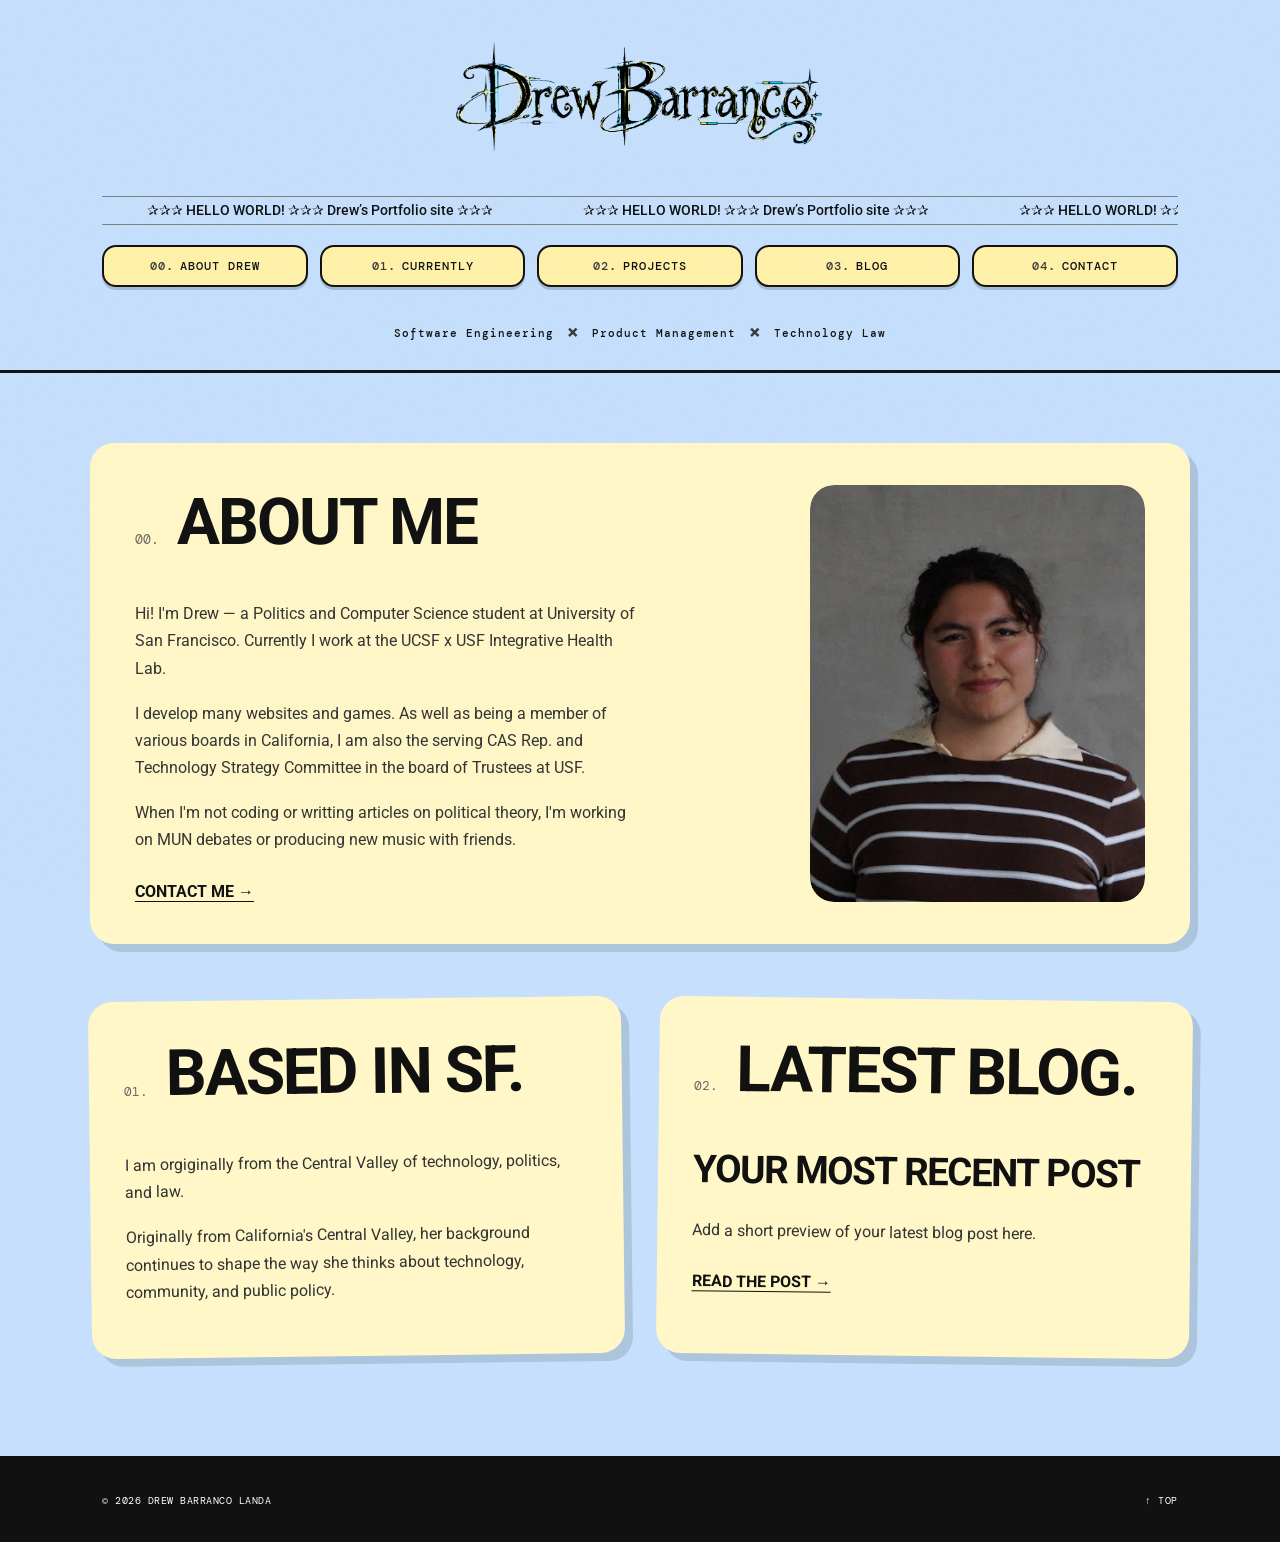
<file: index.html>
<!DOCTYPE html>

<html lang="en">

<head>


<meta charset="UTF-8">

<meta
    name="viewport"
    content="width=device-width, initial-scale=1.0"
>

<meta
    name="description"
    content="The personal portfolio of Drew Barranco Landa."
>

<title>
    Drew — Portfolio
</title>


<!-- ===================================== -->
<!-- FONTS -->
<!-- ===================================== -->

<link
    rel="preconnect"
    href="https://fonts.googleapis.com"
>

<link
    rel="preconnect"
    href="https://fonts.gstatic.com"
    crossorigin
>


<!-- FAVICON -->

<link
    rel="icon"
    type="image/png"
    sizes="32x32"
    href="./assets/favicon.png"
>

<link
    rel="icon"
    type="image/png"
    sizes="16x16"
    href="./assets/favicon.png"
>

<link
    rel="apple-touch-icon"
    href="./assets/favicon.png"
>


<link
    href="https://fonts.googleapis.com/css2?family=DM+Mono:wght@400;500&family=Roboto:wght@400;500;700&family=Space+Grotesk:wght@400;500;600;700&family=Unbounded:wght@400;500;700;900&display=swap"
    rel="stylesheet"
>


<!-- ===================================== -->
<!-- CSS -->
<!-- ===================================== -->

<link
    rel="stylesheet"
    href="style.css"
>


</head>


<body>


<!-- ===================================== -->
<!-- BACKGROUND -->
<!-- ===================================== -->

<div class="noise"></div>


<!-- ===================================== -->
<!-- HEADER -->
<!-- ===================================== -->

<header class="site-header">


    <!-- ================================= -->
    <!-- LOGO -->
    <!-- ================================= -->

    <div class="logo-container">

        <a href="index.html">

            <img
                src="assets/drew-logo.png"
                alt="Drew"
                class="drew-logo"
            >

        </a>

    </div>


    <!-- ================================= -->
    <!-- MARQUEE -->
    <!-- ================================= -->

    <div class="marquee-section">

        <div class="marquee">

            <div class="marquee-track">


                <div class="marquee-content">

                    <span>
                        ✰✰✰ HELLO WORLD! ✰✰✰ Drew’s Portfolio site ✰✰✰
                    </span>

                    <span>
                        ✰✰✰ HELLO WORLD! ✰✰✰ Drew’s Portfolio site ✰✰✰
                    </span>

                </div>


                <div class="marquee-content">

                    <span>
                        ✰✰✰ HELLO WORLD! ✰✰✰ Drew’s Portfolio site ✰✰✰
                    </span>

                    <span>
                        ✰✰✰ HELLO WORLD! ✰✰✰ Drew’s Portfolio site ✰✰✰
                    </span>

                </div>


            </div>

        </div>

    </div>


    <!-- ================================= -->
    <!-- NAVIGATION -->
    <!-- ================================= -->

    <nav class="main-nav">


        <a href="index.html">

            <span>
                00.
            </span>

            ABOUT DREW

        </a>


        <div class="nav-divider"></div>


        <a href="curr.html">

            <span>
                01.
            </span>

            CURRENTLY

        </a>


        <div class="nav-divider"></div>


        <a href="projects.html">

            <span>
                02.
            </span>

            PROJECTS

        </a>


        <div class="nav-divider"></div>


        <a href="blog.html">

            <span>
                03.
            </span>

            BLOG

        </a>


        <div class="nav-divider"></div>


        <a href="contact.html">

            <span>
                04.
            </span>

            CONTACT

        </a>


    </nav>


    <!-- ================================= -->
    <!-- IDENTITY -->
    <!-- ================================= -->

    <div class="identity-line">


        <span>
            Software Engineering
        </span>


        <b>
            ×
        </b>


        <span>
            Product Management
        </span>


        <b>
            ×
        </b>


        <span>
            Technology Law
        </span>


    </div>


</header>


<!-- ===================================== -->
<!-- ABOUT ME / HOME -->
<!-- ===================================== -->

<main>


    <section
        class="hero"
        id="home"
    >


        <!-- ================================= -->
        <!-- MAIN ABOUT BOX -->
        <!-- ================================= -->

        <div class="about-box">


            <!-- ================================= -->
            <!-- TITLE -->
            <!-- ================================= -->

            <div class="about-title">


                <span>
                    00.
                </span>


                <h1>
                    ABOUT ME
                </h1>


            </div>


            <!-- ================================= -->
            <!-- ABOUT CONTENT -->
            <!-- ================================= -->

            <div class="about-content">


                <!-- TEXT -->

                <div class="about-text">


                    <p>

                        Hi! I'm Drew — a Politics and
                        Computer Science student at University
                        of San Francisco. Currently I work at
                        the UCSF x USF Integrative Health Lab.

                    </p>


                    <p>

                        I develop many websites and games. As well
                        as being a member of various boards in
                        California, I am also the serving CAS Rep.
                        and Technology Strategy Committee in the
                        board of Trustees at USF.

                    </p>


                    <p>

                        When I'm not coding or writting articles
                        on political theory, I'm working on MUN
                        debates or producing new music with friends.

                    </p>


                    <a
                        href="contact.html"
                        class="about-link"
                    >

                        CONTACT ME →

                    </a>


                    </div>


                <!-- PHOTO -->

                <div class="about-photo">


                    <img
                        src="assets/drew-photo.png"
                        alt="Drew Barranco Landa"
                    >


                </div>


            </div>


        </div>


        <!-- ================================= -->
        <!-- SECONDARY BOXES -->
        <!-- ================================= -->

        <div class="secondary-about-grid">


            <!-- ================================= -->
            <!-- BASED IN SF -->
            <!-- ================================= -->

            <div class="about-box">


                <div class="about-title">


                    <span>
                        01.
                    </span>


                    <h1>
                        BASED IN SF.
                    </h1>


                </div>


                <div class="about-text">


                    <p>

                        I am orgiginally from the Central Valley
                        
                        of technology, politics, and law.

                    </p>


                    <p>

                        Originally from California's Central Valley,
                        her background continues to shape the way
                        she thinks about technology, community,
                        and public policy.

                    </p>


                </div>


            </div>


            <!-- ================================= -->
            <!-- LATEST BLOG POST -->
            <!-- ================================= -->

            <div class="about-box">


                <div class="about-title">


                    <span>
                        02.
                    </span>


                    <h1>
                        LATEST BLOG.
                    </h1>


                </div>


                <div class="about-text">


                    <h2>
                        YOUR MOST RECENT POST
                    </h2>


                    <p>

                        Add a short preview of your latest
                        blog post here.

                    </p>


                    <a
                        href="blog.html"
                        class="about-link"
                    >

                        READ THE POST →

                    </a>


                </div>


            </div>


        </div>


    </section>


</main>


<!-- ===================================== -->
<!-- FOOTER -->
<!-- ===================================== -->

<footer>


    <div>


        ©

        <span id="year"></span>

        DREW BARRANCO LANDA


    </div>


    <div class="footer-center">


    </div>


    <div class="footer-links">


        <a href="index.html">

            ↑ TOP

        </a>


    </div>


</footer>


<!-- ===================================== -->
<!-- JAVASCRIPT -->
<!-- ===================================== -->

<script src="script.js"></script>


</body>

</html>
</file>
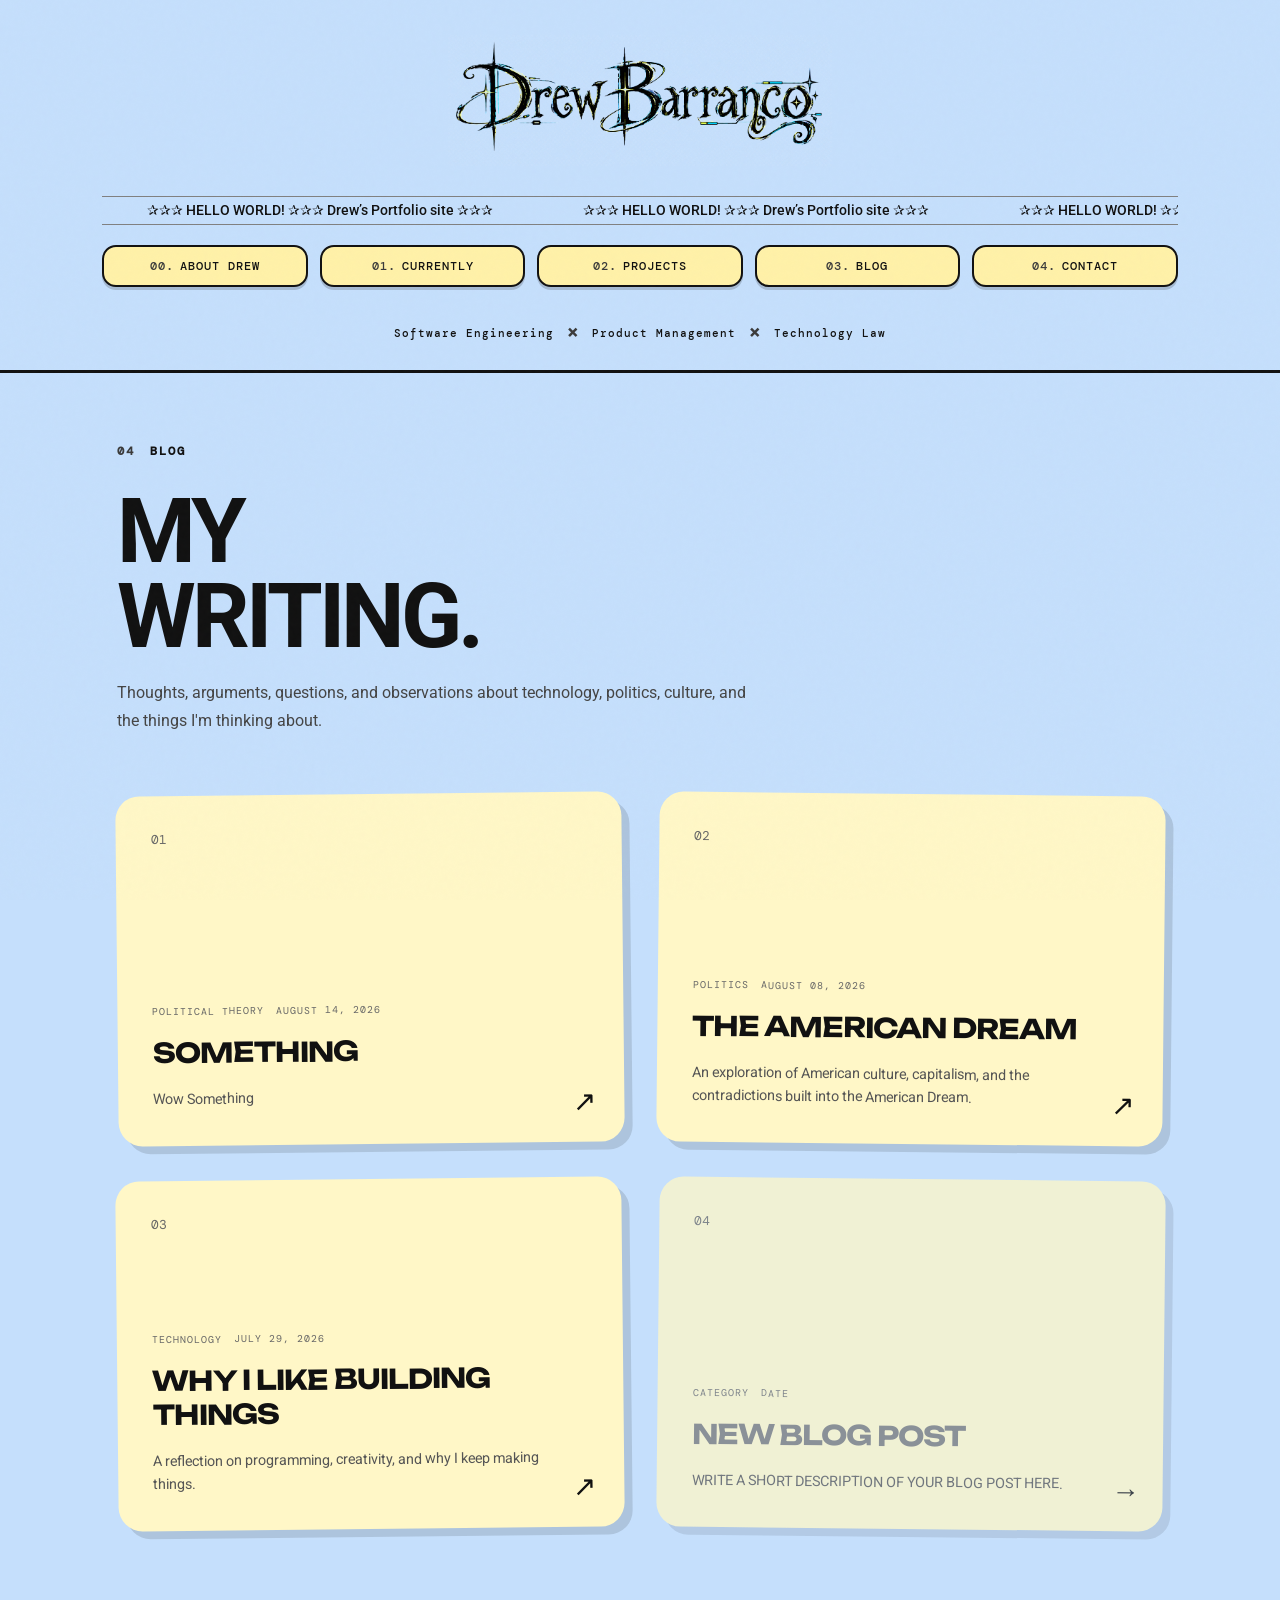
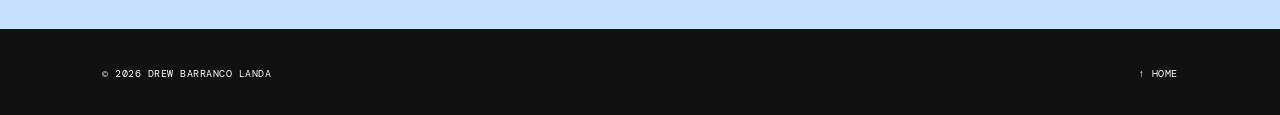
<file: blog.html>
<!DOCTYPE html>

<html lang="en">

<head>

<meta charset="UTF-8">

<meta
    name="viewport"
    content="width=device-width, initial-scale=1.0"
>

<meta
    name="description"
    content="Writing by Drew Barranco Landa."
>

<title>
    Drew — Blog
</title>


<!-- ===================================== -->
<!-- FONTS -->
<!-- ===================================== -->

<link
    rel="preconnect"
    href="https://fonts.googleapis.com"
>

<link
    rel="preconnect"
    href="https://fonts.googleapis.com"
    crossorigin
>


<!-- ===================================== -->
<!-- FAVICON -->
<!-- ===================================== -->

<link
    rel="icon"
    type="image/png"
    sizes="32x32"
    href="./assets/favicon.png"
>

<link
    rel="icon"
    type="image/png"
    sizes="16x16"
    href="./assets/favicon.png"
>

<link
    rel="apple-touch-icon"
    href="./assets/favicon.png"
>


<!-- ===================================== -->
<!-- FONTS -->
<!-- ===================================== -->

<link
    href="https://fonts.googleapis.com/css2?family=DM+Mono:wght@400;500&family=Roboto:wght@400;500;700&family=Space+Grotesk:wght@400;500;600;700&family=Unbounded:wght@400;500;700;900&display=swap"
    rel="stylesheet"
>


<!-- ===================================== -->
<!-- CSS -->
<!-- ===================================== -->

<link
    rel="stylesheet"
    href="style.css"
>


</head>


<body>


<!-- ===================================== -->
<!-- BACKGROUND -->
<!-- ===================================== -->

<div class="noise"></div>


<!-- ===================================== -->
<!-- HEADER -->
<!-- ===================================== -->

<header class="site-header">


    <!-- ================================= -->
    <!-- LOGO -->
    <!-- ================================= -->

    <div class="logo-container">

        <a href="index.html">

            <img
                src="assets/drew-logo.png"
                alt="Drew"
                class="drew-logo"
            >

        </a>

    </div>


    <!-- ================================= -->
    <!-- MARQUEE -->
    <!-- ================================= -->

    <div class="marquee-section">

        <div class="marquee">

            <div class="marquee-track">


                <div class="marquee-content">

                    <span>
                        ✰✰✰ HELLO WORLD! ✰✰✰ Drew’s Portfolio site ✰✰✰
                    </span>

                    <span>
                        ✰✰✰ HELLO WORLD! ✰✰✰ Drew’s Portfolio site ✰✰✰
                    </span>

                </div>


                <div class="marquee-content">

                    <span>
                        ✰✰✰ HELLO WORLD! ✰✰✰ Drew’s Portfolio site ✰✰✰
                    </span>

                    <span>
                        ✰✰✰ HELLO WORLD! ✰✰✰ Drew’s Portfolio site ✰✰✰
                    </span>

                </div>


            </div>

        </div>

    </div>


    <!-- ================================= -->
    <!-- NAVIGATION -->
    <!-- ================================= -->

    <nav class="main-nav">


        <a href="index.html">

            <span>
                00.
            </span>

            ABOUT DREW

        </a>


        <div class="nav-divider"></div>


        <a href="curr.html">

            <span>
                01.
            </span>

            CURRENTLY

        </a>


        <div class="nav-divider"></div>


        <a href="projects.html">

            <span>
                02.
            </span>

            PROJECTS

        </a>



        <div class="nav-divider"></div>


        <a href="blog.html">

            <span>
                03.
            </span>

            BLOG

        </a>


        <div class="nav-divider"></div>


        <a href="contact.html">

            <span>
                04.
            </span>

            CONTACT

        </a>


    </nav>


    <!-- ================================= -->
    <!-- IDENTITY -->
    <!-- ================================= -->

    <div class="identity-line">

        <span>
            Software Engineering
        </span>


        <b>
            ×
        </b>


        <span>
            Product Management
        </span>


        <b>
            ×
        </b>


        <span>
            Technology Law
        </span>

    </div>


</header>


<!-- ===================================== -->
<!-- BLOG -->
<!-- ===================================== -->

<main>


    <section
        class="blog-page"
        id="blog"
    >


        <!-- ================================= -->
        <!-- BLOG INTRO -->
        <!-- ================================= -->

        <div class="blog-intro">


            <div class="section-label">

                <span>
                    04
                </span>

                BLOG

            </div>


            <h1>

                MY<br>

                <span>
                    WRITING.
                </span>

            </h1>


            <p>

                Thoughts, arguments, questions, and
                observations about technology, politics,
                culture, and the things I'm thinking about.

            </p>


        </div>


        <!-- ================================= -->
        <!-- BLOG POSTS -->
        <!-- ================================= -->

        <div class="blog-post-directory">


            <!-- ================================= -->
            <!-- BLOG POST 01 -->
            <!-- ================================= -->

            <article class="blog-post-box">


                <div class="blog-post-number">
                    01
                </div>


                <div class="blog-post-content">


                    <div class="blog-post-meta">

                        <span>
                            POLITICAL THEORY
                        </span>

                        <span>
                            AUGUST 14, 2026
                        </span>

                    </div>


                    <h2>

                        <a href="posts/womb-envy.html">

                           SOMETHING

                        </a>

                    </h2>


                    <p>

                       Wow Something

                    </p>


                </div>


                <a
                    href="posts/womb-envy.html"
                    class="blog-post-arrow"
                    aria-label="Read Is the Patriarchy Rooted in Womb Envy?"
                >

                    ↗

                </a>


            </article>



            <!-- ================================= -->
            <!-- BLOG POST 02 -->
            <!-- ================================= -->

            <article class="blog-post-box">


                <div class="blog-post-number">
                    02
                </div>


                <div class="blog-post-content">


                    <div class="blog-post-meta">

                        <span>
                            POLITICS
                        </span>

                        <span>
                            AUGUST 08, 2026
                        </span>

                    </div>


                    <h2>

                        <a href="posts/american-dream.html">

                            THE AMERICAN DREAM

                        </a>

                    </h2>


                    <p>

                        An exploration of American
                        culture, capitalism, and the
                        contradictions built into
                        the American Dream.

                    </p>


                </div>


                <a
                    href="posts/american-dream.html"
                    class="blog-post-arrow"
                    aria-label="Read The American Dream"
                >

                    ↗

                </a>


            </article>



            <!-- ================================= -->
            <!-- BLOG POST 03 -->
            <!-- ================================= -->

            <article class="blog-post-box">


                <div class="blog-post-number">
                    03
                </div>


                <div class="blog-post-content">


                    <div class="blog-post-meta">

                        <span>
                            TECHNOLOGY
                        </span>

                        <span>
                            JULY 29, 2026
                        </span>

                    </div>


                    <h2>

                        <a href="posts/building-things.html">

                            WHY I LIKE
                            BUILDING THINGS

                        </a>

                    </h2>


                    <p>

                        A reflection on programming,
                        creativity, and why I keep
                        making things.

                    </p>


                </div>


                <a
                    href="posts/building-things.html"
                    class="blog-post-arrow"
                    aria-label="Read Why I Like Building Things"
                >

                    ↗

                </a>


            </article>



            <!-- ================================= -->
            <!-- BLOG POST 04 -->
            <!-- ================================= -->

            <article class="blog-post-box blog-post-placeholder">


                <div class="blog-post-number">
                    04
                </div>


                <div class="blog-post-content">


                    <div class="blog-post-meta">

                        <span>
                            CATEGORY
                        </span>

                        <span>
                            DATE
                        </span>

                    </div>


                    <h2>

                        <a href="#">

                            NEW BLOG POST

                        </a>

                    </h2>


                    <p>

                        WRITE A SHORT DESCRIPTION
                        OF YOUR BLOG POST HERE.

                    </p>


                </div>


                <span class="blog-post-arrow">
                    →
                </span>


            </article>


        </div>


    </section>


</main>


<!-- ===================================== -->
<!-- FOOTER -->
<!-- ===================================== -->

<footer>


    <div>

        ©

        <span id="year"></span>

        DREW BARRANCO LANDA

    </div>


    <div class="footer-center">

    </div>


    <div class="footer-links">

        <a href="index.html">

            ↑ HOME

        </a>

    </div>


</footer>


<!-- ===================================== -->
<!-- JAVASCRIPT -->
<!-- ===================================== -->

<script src="script.js"></script>


</body>

</html>
</file>
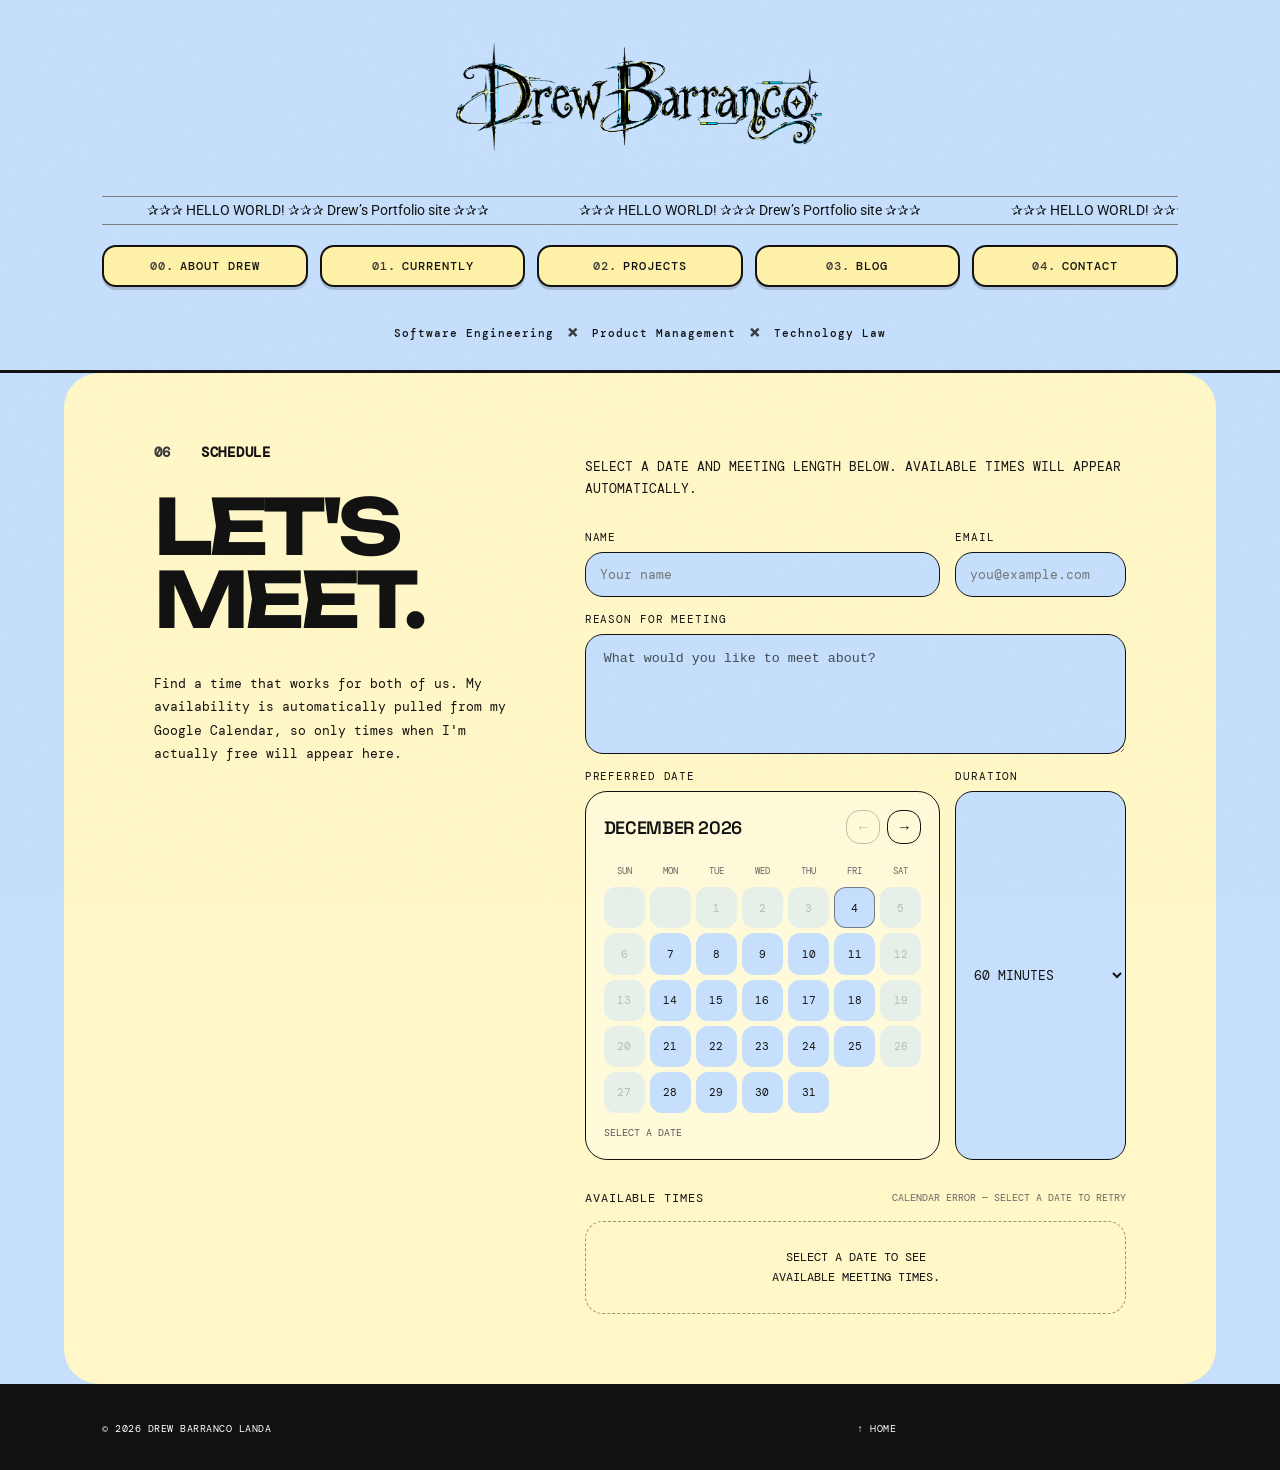
<file: calendar.html>
<!DOCTYPE html>

<html lang="en">

<head>

<meta charset="UTF-8">

<meta
    name="viewport"
    content="width=device-width, initial-scale=1.0"
>

<meta
    name="description"
    content="Schedule a meeting with Drew Barranco Landa."
>

<title>Drew — Schedule a Meeting</title>

<!-- FONTS -->

<link
    rel="preconnect"
    href="https://fonts.googleapis.com"
>

<link
    rel="preconnect"
    href="https://fonts.googleapis.com"
    crossorigin
>

<link
    rel="icon"
    type="image/png"
    href="./assets/favicon.png"
>

<link
    href="https://fonts.googleapis.com/css2?family=DM+Mono:wght@400;500&family=Roboto:wght@400;500;700&family=Space+Grotesk:wght@400;500;600;700&family=Unbounded:wght@400;500;700;900&display=swap"
    rel="stylesheet"
>

<link
    rel="stylesheet"
    href="style.css"
>

<style>

.marquee,
.marquee-track,
.marquee-track span {
    font-family: "Roboto", sans-serif !important;
    font-weight: 400 !important;
}

.calendar-section {
    background: #FFF7C7;
    border-radius: 35px;
    padding: 70px 7%;
    margin: 0 auto;
    width: 90%;
    display: grid;
    grid-template-columns: 0.8fr 1.2fr;
    gap: 70px;
}

.calendar-left {
    display: flex;
    flex-direction: column;
    justify-content: flex-start;
}

.calendar-left .section-label {
    font-family: "DM Mono", monospace;
    font-size: 14px;
    letter-spacing: 0.05em;
    margin-bottom: 30px;
}

.calendar-left .section-label span {
    margin-right: 15px;
}

.calendar-left h2 {
    font-family: "Unbounded", sans-serif;
    font-size: clamp(45px, 6vw, 85px);
    line-height: 0.95;
    letter-spacing: -0.06em;
    margin: 0;
}

.calendar-left h2 span {
    display: inline-block;
}

.calendar-description {
    font-family: "DM Mono", monospace;
    font-size: 13px;
    line-height: 1.8;
    max-width: 420px;
    margin-top: 35px;
}

.calendar-content {
    width: 100%;
}

.calendar-intro {
    font-family: "DM Mono", monospace;
    font-size: 13px;
    line-height: 1.7;
    margin-bottom: 30px;
}

.calendar-controls {
    display: grid;
    grid-template-columns: 1.35fr 0.65fr;
    gap: 15px;
    margin-bottom: 30px;
}

.date-picker {
    border: 1px solid #111;
    border-radius: 22px;
    background: rgba(255, 255, 255, 0.32);
    padding: 18px;
}

.date-picker-header {
    display: flex;
    align-items: center;
    justify-content: space-between;
    gap: 12px;
    margin-bottom: 16px;
}

.date-picker-month {
    font-family: "Space Grotesk", sans-serif;
    font-size: 18px;
    font-weight: 600;
    letter-spacing: -0.02em;
}

.date-picker-nav {
    display: flex;
    gap: 7px;
}

.date-picker-nav button {
    width: 34px;
    height: 34px;
    border: 1px solid #111;
    border-radius: 14px;
    background: transparent;
    color: #111;
    cursor: pointer;
    font-family: "DM Mono", monospace;
    font-size: 15px;
    line-height: 1;
}

.date-picker-nav button:hover:not(:disabled) {
    background: #111;
    color: #FFF7C7;
}

.date-picker-nav button:disabled {
    opacity: 0.25;
    cursor: not-allowed;
}

.date-picker-weekdays,
.date-picker-days {
    display: grid;
    grid-template-columns: repeat(7, 1fr);
    gap: 5px;
}

.date-picker-weekdays {
    margin-bottom: 5px;
}

.date-picker-weekdays span {
    text-align: center;
    font-family: "DM Mono", monospace;
    font-size: 9px;
    color: #666;
    padding: 5px 0;
}

.date-picker-day {
    aspect-ratio: 1 / 1;
    min-height: 38px;
    border: 1px solid transparent;
    border-radius: 12px;
    background: rgba(197, 223, 252, 0.42);
    color: #111;
    cursor: pointer;
    font-family: "DM Mono", monospace;
    font-size: 11px;
    transition: all 0.15s ease;
}

.date-picker-day:hover:not(:disabled) {
    border-color: #111;
    background: rgba(255, 255, 255, 0.65);
}

.date-picker-day.selected {
    background: #111;
    color: #FFF7C7;
    border-color: #111;
}

/*
    IMPORTANT:
    Available dates are styled later than .selected,
    so this forces a selected available date to remain
    black with yellow numbers.
*/
.date-picker-day.available.selected {
    background: #111;
    color: #FFF7C7;
    border-color: #111;
}

.date-picker-day.today {
    border-color: rgba(0, 0, 0, 0.45);
}

.date-picker-day.today.selected,
.date-picker-day.today.available.selected {
    border-color: #111;
}

.date-picker-day:disabled {
    color: rgba(0, 0, 0, 0.22);
    cursor: not-allowed;
}

.date-picker-day.available {
    background: #C5DFFC;
}

.date-picker-day.checking {
    background: rgba(197, 223, 252, 0.22);
    opacity: 0.55;
}

.date-picker-day.unavailable {
    background: rgba(0, 0, 0, 0.035);
}

.date-picker-day.empty {
    cursor: default;
}

.selected-date-label {
    font-family: "DM Mono", monospace;
    font-size: 10px;
    line-height: 1.6;
    margin-top: 12px;
    color: #555;
}

.calendar-field select {
    height: 100%;
}

.calendar-field {
    display: flex;
    flex-direction: column;
    gap: 8px;
}

.calendar-field-wide {
    grid-column: 1 / -1;
}

.calendar-field textarea {
    min-height: 110px;
    resize: vertical;
    width: 100%;
    box-sizing: border-box;
}

.calendar-field label {
    font-family: "DM Mono", monospace;
    font-size: 11px;
    letter-spacing: 0.08em;
}

.calendar-field input,
.calendar-field select {
    width: 100%;
    border: 1px solid #111;
    border-radius: 18px;
    background: #C5DFFC;
    padding: 13px 14px;
    font-family: "DM Mono", monospace;
    font-size: 13px;
    color: #111;
    outline: none;
}

.calendar-field input:focus,
.calendar-field select:focus {
    background: #C5DFFC;
    box-shadow: 0 0 0 3px rgba(17, 17, 17, 0.12);
}

.calendar-field textarea {
    background: #C5DFFC;
    color: #111;
    border: 1px solid #111;
    min-height: 120px;
    padding: 16px 18px;
    border-radius: 18px;
}

.calendar-field textarea::placeholder {
    color: rgba(17, 17, 17, 0.72);
}

.calendar-field textarea:focus {
    background: #C5DFFC;
    box-shadow: 0 0 0 3px rgba(17, 17, 17, 0.12);
}

.time-slot {
    border: 1px solid #111;
    border-radius: 18px;
    padding: 15px 10px;
    background: #C5DFFC;
    color: #111;
    font-weight: 500;
}

.time-slot:hover {
    background: #A9CFF5;
    color: #111;
    transform: translateY(-2px);
}

.time-slot.selected {
    background: #111;
    color: #FFF7C7;
}

.availability-header {
    display: flex;
    align-items: center;
    justify-content: space-between;
    gap: 20px;
    margin-bottom: 15px;
}

.availability-title {
    font-family: "DM Mono", monospace;
    font-size: 12px;
    letter-spacing: 0.08em;
}

.calendar-status {
    font-family: "DM Mono", monospace;
    font-size: 10px;
    color: #666;
    text-align: right;
}

.time-slots {
    display: grid;
    grid-template-columns: repeat(3, 1fr);
    gap: 10px;
}

.time-slot {
    border: 1px solid #111;
    border-radius: 18px;
    padding: 14px 8px;
    background: #C5DFFC;
    color: #111;
    cursor: pointer;
    font-family: "DM Mono", monospace;
    font-size: 12px;
    transition:
        background 0.2s ease,
        color 0.2s ease,
        transform 0.2s ease;
}

.time-slot:hover {
    background: #111;
    color: #FFF7C7;
    transform: translateY(-2px);
}

.time-slot.selected {
    background: #111;
    color: #FFF7C7;
}

.no-times {
    grid-column: 1 / -1;
    border: 1px dashed rgba(0, 0, 0, 0.4);
    border-radius: 18px;
    padding: 25px 15px;
    text-align: center;
    font-family: "DM Mono", monospace;
    font-size: 12px;
    line-height: 1.7;
}

.selected-meeting {
    display: none;
    margin-top: 25px;
    padding-top: 20px;
    border-top: 1px solid rgba(0, 0, 0, 0.35);
}

.selected-label {
    font-family: "DM Mono", monospace;
    font-size: 10px;
    letter-spacing: 0.08em;
    margin-bottom: 7px;
}

.selected-time {
    font-family: "Space Grotesk", sans-serif;
    font-size: 20px;
    font-weight: 600;
    margin-bottom: 15px;
}

.continue-button {
    width: 100%;
    border: 1px solid #111;
    border-radius: 18px;
    padding: 14px;
    background: #111;
    color: #FFF7C7;
    cursor: pointer;
    font-family: "DM Mono", monospace;
    font-size: 12px;
    transition: all 0.2s ease;
}

.continue-button:hover {
    background: transparent;
    color: #111;
}

.confirmation-panel {
    display: none;
    margin-top: 28px;
    padding: 26px;
    border: 1px solid #111;
    border-radius: 24px;
    background: rgba(255, 255, 255, 0.32);
}

.confirmation-panel.active {
    display: block;
}

.confirmation-panel h3 {
    font-family: "Unbounded", sans-serif;
    font-size: clamp(24px, 3vw, 34px);
    line-height: 1;
    margin: 0 0 12px;
}

.confirmation-panel > p {
    font-family: "DM Mono", monospace;
    font-size: 11px;
    line-height: 1.7;
    margin: 0 0 20px;
}

.confirmation-summary {
    font-family: "Space Grotesk", sans-serif;
    font-size: 18px;
    font-weight: 600;
    margin-bottom: 18px;
}

.confirmation-panel .booking-actions {
    margin-top: 0;
}

.booking-modal {
    position: fixed;
    inset: 0;
    background: rgba(0, 0, 0, 0.45);
    display: none;
    align-items: center;
    justify-content: center;
    padding: 20px;
    z-index: 9999;
}

.booking-modal.active {
    display: flex;
}

.booking-modal-content {
    width: min(520px, 100%);
    background: #FFF7C7;
    border: 1px solid #111;
    border-radius: 25px;
    padding: 40px;
}

.booking-modal-content h3 {
    font-family: "Unbounded", sans-serif;
    font-size: 30px;
    line-height: 1;
    margin: 0 0 15px;
}

.booking-modal-content > p {
    font-family: "DM Mono", monospace;
    font-size: 11px;
    line-height: 1.7;
    margin-bottom: 25px;
}

.booking-form-group {
    margin-bottom: 15px;
}

.booking-form-group label {
    display: block;
    font-family: "DM Mono", monospace;
    font-size: 10px;
    letter-spacing: 0.08em;
    margin-bottom: 7px;
}

.booking-form-group input,
.booking-form-group textarea {
    width: 100%;
    border: 1px solid #111;
    border-radius: 8px;
    background: rgba(255, 255, 255, 0.45);
    padding: 12px;
    font-family: "DM Mono", monospace;
    font-size: 12px;
    color: #111;
    outline: none;
    box-sizing: border-box;
}

.booking-form-group textarea {
    min-height: 90px;
    resize: vertical;
}

.booking-actions {
    display: grid;
    grid-template-columns: 1fr 1fr;
    gap: 10px;
    margin-top: 20px;
}

.booking-actions button {
    border: 1px solid #111;
    border-radius: 18px;
    padding: 13px;
    font-family: "DM Mono", monospace;
    font-size: 11px;
    cursor: pointer;
}

.cancel-button {
    background: transparent;
    color: #111;
}

.confirm-button {
    background: #111;
    color: #FFF7C7;
}

.booking-actions button:disabled {
    opacity: 0.55;
    cursor: not-allowed;
}

.booking-message {
    font-family: "DM Mono", monospace;
    font-size: 11px;
    line-height: 1.6;
    margin-top: 15px;
}

@media (max-width: 900px) {

    .calendar-section {
        grid-template-columns: 1fr;
        gap: 45px;
        padding: 55px 7%;
    }

}

@media (max-width: 600px) {

    .calendar-section {
        width: 94%;
        border-radius: 25px;
        padding: 40px 6%;
    }

    .calendar-controls {
        grid-template-columns: 1fr;
    }

    .date-picker-day {
        min-height: 34px;
    }

    .time-slots {
        grid-template-columns: repeat(2, 1fr);
    }

    .booking-modal-content {
        padding: 28px;
    }

}

</style>

</head>

<body>

<div class="noise"></div>

<header class="site-header">

    <div class="logo-container">
        <a href="index.html">
            <img
                src="assets/drew-logo.png"
                alt="Drew"
                class="drew-logo"
            >
        </a>
    </div>

    <div class="marquee-section">

        <div class="marquee">

            <div class="marquee-track">

                <div class="marquee-content">
                    <span>
                        ✰✰✰ HELLO WORLD! ✰✰✰ Drew’s Portfolio site ✰✰✰
                    </span>

                    <span>
                        ✰✰✰ HELLO WORLD! ✰✰✰ Drew’s Portfolio site ✰✰✰
                    </span>
                </div>

                <div class="marquee-content">

                    <span>
                        ✰✰✰ HELLO WORLD! ✰✰✰ Drew’s Portfolio site ✰✰✰
                    </span>

                    <span>
                        ✰✰✰ HELLO WORLD! ✰✰✰ Drew’s Portfolio site ✰✰✰
                    </span>

                </div>

            </div>

        </div>

    </div>

    <nav class="main-nav">

        <a href="index.html">
            <span>00.</span>ABOUT DREW
        </a>

        <div class="nav-divider"></div>

        <a href="curr.html">
            <span>01.</span>CURRENTLY
        </a>

        <div class="nav-divider"></div>

        <a href="projects.html">
            <span>02.</span>PROJECTS
        </a>

        <div class="nav-divider"></div>

        <a href="blog.html">
            <span>03.</span>BLOG
        </a>

        <div class="nav-divider"></div>

        <a href="contact.html">
            <span>04.</span>CONTACT
        </a>

    </nav>

    <div class="identity-line">

        <span>Software Engineering</span>

        <b>×</b>

        <span>Product Management</span>

        <b>×</b>

        <span>Technology Law</span>

    </div>

</header>

<main>

<section
    class="calendar-section"
    style="background: #FFF7C7;"
>

    <div class="calendar-left">

        <div class="section-label">

            <span>06</span>

            SCHEDULE

        </div>

        <h2>

            LET'S<br>

            <span>MEET.</span>

        </h2>

        <p class="calendar-description">

            Find a time that works for both of us.
            My availability is automatically pulled
            from my Google Calendar, so only times when
            I'm actually free will appear here.

        </p>

    </div>

    <div class="calendar-content">

        <p class="calendar-intro">

            SELECT A DATE AND MEETING LENGTH BELOW.
            AVAILABLE TIMES WILL APPEAR AUTOMATICALLY.

        </p>

        <div class="calendar-controls">

            <div class="calendar-field">

                <label for="guest-name">
                    NAME
                </label>

                <input
                    type="text"
                    id="guest-name"
                    placeholder="Your name"
                    autocomplete="name"
                    maxlength="120"
                >

            </div>

            <div class="calendar-field">

                <label for="guest-email">
                    EMAIL
                </label>

                <input
                    type="email"
                    id="guest-email"
                    placeholder="you@example.com"
                    autocomplete="email"
                    maxlength="320"
                >

            </div>

            <div class="calendar-field calendar-field-wide">

                <label for="meeting-reason">
                    REASON FOR MEETING
                </label>

                <textarea
                    id="meeting-reason"
                    placeholder="What would you like to meet about?"
                    maxlength="2000"
                ></textarea>

            </div>

            <div class="calendar-field">

                <label>
                    PREFERRED DATE
                </label>

                <div
                    class="date-picker"
                    id="date-picker"
                >

                    <div class="date-picker-header">

                        <div
                            class="date-picker-month"
                            id="calendar-month"
                        ></div>

                        <div class="date-picker-nav">

                            <button
                                type="button"
                                id="calendar-prev"
                                aria-label="Previous month"
                            >
                                ←
                            </button>

                            <button
                                type="button"
                                id="calendar-next"
                                aria-label="Next month"
                            >
                                →
                            </button>

                        </div>

                    </div>

                    <div
                        class="date-picker-weekdays"
                        aria-hidden="true"
                    >

                        <span>SUN</span>
                        <span>MON</span>
                        <span>TUE</span>
                        <span>WED</span>
                        <span>THU</span>
                        <span>FRI</span>
                        <span>SAT</span>

                    </div>

                    <div
                        class="date-picker-days"
                        id="calendar-days"
                    ></div>

                    <div
                        class="selected-date-label"
                        id="selected-date-label"
                    >
                        SELECT A DATE
                    </div>

                </div>

                <input
                    type="hidden"
                    id="meeting-date"
                >

            </div>

            <div class="calendar-field">

                <label for="meeting-duration">
                    DURATION
                </label>

                <select id="meeting-duration">

                    <option value="30">
                        30 MINUTES
                    </option>

                    <option value="45">
                        45 MINUTES
                    </option>

                    <option value="60" selected>
                        60 MINUTES
                    </option>

                    <option value="90">
                        90 MINUTES
                    </option>

                </select>

            </div>

        </div>

        <div class="availability-header">

            <div class="availability-title">
                AVAILABLE TIMES
            </div>

            <div
                class="calendar-status"
                id="calendar-status"
            >
                SELECT A DATE
            </div>

        </div>

        <div
            class="time-slots"
            id="time-slots"
        >

            <div class="no-times">

                SELECT A DATE TO SEE<br>

                AVAILABLE MEETING TIMES.

            </div>

        </div>

        <div
            class="selected-meeting"
            id="selected-meeting"
        >

            <div class="selected-label">
                SELECTED TIME
            </div>

            <div
                class="selected-time"
                id="selected-time"
            ></div>

            <button
                type="button"
                class="continue-button"
                id="continue-button"
            >
                CONTINUE →
            </button>

        </div>

        <div
            class="confirmation-panel"
            id="confirmation-panel"
        >

            <h3>

                CONFIRM<br>

                REQUEST.

            </h3>

            <p>

                Your meeting request is ready to send.
                Drew will review it before anything is booked.

            </p>

            <div
                class="confirmation-summary"
                id="modal-selected-time"
            ></div>

            <div
                style="position:absolute;left:-9999px;"
                aria-hidden="true"
            >

                <label for="website">
                    Website
                </label>

                <input
                    type="text"
                    id="website"
                    name="website"
                    tabindex="-1"
                    autocomplete="off"
                >

            </div>

            <div class="booking-actions">

                <button
                    type="button"
                    class="cancel-button"
                    id="cancel-button"
                >
                    CANCEL
                </button>

                <button
                    type="button"
                    class="confirm-button"
                    id="confirm-button"
                >
                    SEND REQUEST →
                </button>

            </div>

            <div
                class="booking-message"
                id="booking-message"
            ></div>

        </div>

    </div>

</section>

</main>

<footer>

    <div>

        ©

        <span id="year"></span>

        DREW BARRANCO LANDA

    </div>

    <div class="footer-links">

        <a href="index.html">
            ↑ HOME
        </a>

    </div>

</footer>

<script src="script.js"></script>

<!-- CALENDAR SCRIPT -->

<script>

(function () {

"use strict";

const CALENDAR_API =
    "https://script.google.com/macros/s/AKfycbz2PEhPeruxhb7OS_MU80BfqEYxNO7cPIPyhtQbRdoCff5cN8Jnka0Xv3gaNamDRF2G/exec";

const dateInput =
    document.getElementById("meeting-date");

const durationInput =
    document.getElementById("meeting-duration");

const timeSlots =
    document.getElementById("time-slots");

const calendarStatus =
    document.getElementById("calendar-status");

const selectedMeeting =
    document.getElementById("selected-meeting");

const selectedTime =
    document.getElementById("selected-time");

const continueButton =
    document.getElementById("continue-button");

const confirmationPanel =
    document.getElementById("confirmation-panel");

const cancelButton =
    document.getElementById("cancel-button");

const confirmButton =
    document.getElementById("confirm-button");

const modalSelectedTime =
    document.getElementById("modal-selected-time");

const bookingMessage =
    document.getElementById("booking-message");

const nameInput =
    document.getElementById("guest-name");

const emailInput =
    document.getElementById("guest-email");

const reasonInput =
    document.getElementById("meeting-reason");

const honeypotInput =
    document.getElementById("website");

let selectedSlot = null;

const calendarMonth =
    document.getElementById("calendar-month");

const calendarDays =
    document.getElementById("calendar-days");

const calendarPrev =
    document.getElementById("calendar-prev");

const calendarNext =
    document.getElementById("calendar-next");

const selectedDateLabel =
    document.getElementById("selected-date-label");

const today = new Date();

today.setHours(0, 0, 0, 0);

const bookingStartDate =
    new Date(today);

const bookingEndDate =
    new Date(today);

bookingEndDate.setDate(
    bookingEndDate.getDate() + 90
);

let calendarViewDate =
    new Date(
        today.getFullYear(),
        today.getMonth(),
        1
    );

const monthAvailabilityCache =
    new Map();

let monthAvailabilityRequestId = 0;

function toDateString(date) {

    return (
        date.getFullYear() +
        "-" +
        String(date.getMonth() + 1).padStart(2, "0") +
        "-" +
        String(date.getDate()).padStart(2, "0")
    );

}

function isSameDay(first, second) {

    return (
        first.getFullYear() === second.getFullYear() &&
        first.getMonth() === second.getMonth() &&
        first.getDate() === second.getDate()
    );

}

function isWithinBookingWindow(date) {

    return (
        date >= bookingStartDate &&
        date <= bookingEndDate
    );

}

function renderDateCalendar() {

    const year =
        calendarViewDate.getFullYear();

    const month =
        calendarViewDate.getMonth();

    const monthKey =
        `${year}-${String(month + 1).padStart(2, "0")}`;

    const availabilityKey =
        `${monthKey}-${durationInput.value}`;

    const availability =
        monthAvailabilityCache.get(
            availabilityKey
        );

    calendarMonth.textContent =
        calendarViewDate.toLocaleDateString(
            "en-US",
            {
                month: "long",
                year: "numeric"
            }
        ).toUpperCase();

    calendarDays.innerHTML = "";

    const firstDay =
        new Date(
            year,
            month,
            1
        );

    const daysInMonth =
        new Date(
            year,
            month + 1,
            0
        ).getDate();

    for (
        let i = 0;
        i < firstDay.getDay();
        i++
    ) {

        const empty =
            document.createElement("div");

        empty.className =
            "date-picker-day empty";

        calendarDays.appendChild(
            empty
        );

    }

    for (
        let dayNumber = 1;
        dayNumber <= daysInMonth;
        dayNumber++
    ) {

        const date =
            new Date(
                year,
                month,
                dayNumber
            );

        const button =
            document.createElement("button");

        button.type = "button";

        button.className =
            "date-picker-day";

        button.textContent =
            dayNumber;

        button.setAttribute(
            "aria-label",
            date.toLocaleDateString(
                "en-US",
                {
                    weekday: "long",
                    month: "long",
                    day: "numeric",
                    year: "numeric"
                }
            )
        );

        const isWeekend =
            date.getDay() === 0 ||
            date.getDay() === 6;

        const isInWindow =
            isWithinBookingWindow(date) &&
            !isWeekend;

        const dateKey =
            toDateString(date);

        const isSelected =
            dateInput.value === dateKey;

        const isAvailable =
            availability &&
            Object.prototype.hasOwnProperty.call(
                availability,
                dateKey
            ) &&
            availability[dateKey] === true;

        if (isSameDay(date, today)) {

            button.classList.add(
                "today"
            );

        }

        if (isSelected) {

            button.classList.add(
                "selected"
            );

        }

        if (!isInWindow) {

            button.disabled = true;

        } else if (!availability) {

            button.disabled = true;

            button.classList.add(
                "checking"
            );

            button.setAttribute(
                "aria-label",
                `${button.getAttribute("aria-label")} — checking availability`
            );

        } else if (!isAvailable) {

            button.disabled = true;

            button.classList.add(
                "unavailable"
            );

        } else {

            button.classList.add(
                "available"
            );

            /*
                Keep the selected date black even though
                it is also an available date.
            */
            if (isSelected) {

                button.classList.add(
                    "selected"
                );

            }

            button.addEventListener(
                "click",
                function () {

                    selectDate(date);

                }
            );

        }

        calendarDays.appendChild(
            button
        );

    }

    const firstMonth =
        new Date(
            bookingStartDate.getFullYear(),
            bookingStartDate.getMonth(),
            1
        );

    const lastMonth =
        new Date(
            bookingEndDate.getFullYear(),
            bookingEndDate.getMonth(),
            1
        );

    calendarPrev.disabled =
        calendarViewDate <= firstMonth;

    calendarNext.disabled =
        calendarViewDate >= lastMonth;

    if (!availability) {

        calendarStatus.textContent =
            "CHECKING AVAILABLE DATES...";

        loadMonthAvailability(
            year,
            month
        );

    }

}

async function loadMonthAvailability(
    year,
    month
) {

    const availabilityKey =
    `${year}-${String(month + 1).padStart(2, "0")}-${durationInput.value}`;
    
    if (
        monthAvailabilityCache.has(
            availabilityKey
        )
    ) {

        renderDateCalendar();

        return;

    }

    const requestId =
        ++monthAvailabilityRequestId;

    const results = {};

    const dates = [];

    const daysInMonth =
        new Date(
            year,
            month + 1,
            0
        ).getDate();

    for (
        let dayNumber = 1;
        dayNumber <= daysInMonth;
        dayNumber++
    ) {

        const date =
            new Date(
                year,
                month,
                dayNumber
            );

        if (
            !isWithinBookingWindow(date) ||
            date.getDay() === 0 ||
            date.getDay() === 6
        ) {

            continue;

        }

        dates.push(
            toDateString(date)
        );

    }

    try {

        /*
            Keep requests small enough that
            Apps Script is not flooded.
        */

        for (
            let i = 0;
            i < dates.length;
            i += 5
        ) {

            const batch =
                dates.slice(
                    i,
                    i + 5
                );

            await Promise.all(

                batch.map(
                    async function(dateString) {

                        const params =
                            new URLSearchParams({
                                action: "availability",
                                date: dateString,
                                duration: durationInput.value
                            });

                        const response =
                            await fetch(
                                `${CALENDAR_API}?${params.toString()}`,
                                {
                                    method: "GET",
                                    redirect: "follow",
                                    cache: "no-store",
                                    headers: {
                                        "Accept": "application/json"
                                    }
                                }
                            );

                        if (!response.ok) {

                            throw new Error(
                                `Calendar server returned HTTP ${response.status}.`
                            );

                        }

                        const data =
                            await response.json();

                        const slots =
                            Array.isArray(data.slots)
                                ? data.slots
                                : Array.isArray(data.availableTimes)
                                    ? data.availableTimes
                                    : null;

                        if (
                            data.ok === false ||
                            data.success === false ||
                            slots === null
                        ) {

                            throw new Error(
                                data.error ||
                                "The calendar did not return available times."
                            );

                        }

                        results[dateString] =
                            slots.length > 0;

                    }
                )

            );

        }

        if (
            requestId !==
            monthAvailabilityRequestId
        ) {

            return;

        }

        monthAvailabilityCache.set(
            availabilityKey,
            results
        );

        renderDateCalendar();

        if (!dateInput.value) {

            calendarStatus.textContent =
                "SELECT AN AVAILABLE DATE";

        }

    } catch (error) {

        console.error(
            "Month availability error:",
            error
        );

        if (
            requestId !==
            monthAvailabilityRequestId
        ) {

            return;

        }

        /*
            Keep the calendar usable if a
            month lookup fails.
        */

        monthAvailabilityCache.set(
            availabilityKey,
            null
        );

        renderDateCalendarWithoutMonthCheck();

        calendarStatus.textContent =
            "CALENDAR ERROR — SELECT A DATE TO RETRY";

    }

}

function renderDateCalendarWithoutMonthCheck() {

    const year =
        calendarViewDate.getFullYear();

    const month =
        calendarViewDate.getMonth();

    calendarDays.innerHTML = "";

    const firstDay =
        new Date(
            year,
            month,
            1
        );

    const daysInMonth =
        new Date(
            year,
            month + 1,
            0
        ).getDate();

    for (
        let i = 0;
        i < firstDay.getDay();
        i++
    ) {

        const empty =
            document.createElement("div");

        empty.className =
            "date-picker-day empty";

        calendarDays.appendChild(
            empty
        );

    }

    for (
        let dayNumber = 1;
        dayNumber <= daysInMonth;
        dayNumber++
    ) {

        const date =
            new Date(
                year,
                month,
                dayNumber
            );

        const button =
            document.createElement("button");

        button.type = "button";

        button.className =
            "date-picker-day";

        button.textContent =
            dayNumber;

        const inWindow =
            isWithinBookingWindow(date) &&
            date.getDay() !== 0 &&
            date.getDay() !== 6;

        if (!inWindow) {

            button.disabled = true;

        } else {

            button.classList.add(
                "available"
            );

            button.addEventListener(
                "click",
                function () {

                    selectDate(date);

                }
            );

        }

        if (isSameDay(date, today)) {

            button.classList.add(
                "today"
            );

        }

        if (
            dateInput.value ===
            toDateString(date)
        ) {

            button.classList.add(
                "selected"
            );

        }

        calendarDays.appendChild(
            button
        );

    }

}

function selectDate(date) {

    dateInput.value =
        toDateString(date);

    selectedDateLabel.textContent =
        formatDate(
            dateInput.value
        ).toUpperCase();

    renderDateCalendar();

    calendarStatus.textContent =
        "DATE SELECTED — CHECKING...";

    loadAvailability();

}

calendarPrev.addEventListener(
    "click",
    function () {

        if (
            calendarPrev.disabled
        ) {

            return;

        }

        calendarViewDate =
            new Date(
                calendarViewDate.getFullYear(),
                calendarViewDate.getMonth() - 1,
                1
            );

        renderDateCalendar();

    }
);

calendarNext.addEventListener(
    "click",
    function () {

        if (
            calendarNext.disabled
        ) {

            return;

        }

        calendarViewDate =
            new Date(
                calendarViewDate.getFullYear(),
                calendarViewDate.getMonth() + 1,
                1
            );

        renderDateCalendar();

    }
);

durationInput.addEventListener(
    "change",
    function () {

        selectedSlot = null;

        selectedMeeting.style.display =
            "none";

        confirmationPanel.classList.remove(
            "active"
        );

        timeSlots.innerHTML = `
            <div class="no-times">
                SELECT A DATE TO SEE<br>
                AVAILABLE MEETING TIMES.
            </div>
        `;

        renderDateCalendar();

        if (dateInput.value) {

            loadAvailability();

        }

    }
);

renderDateCalendar();

continueButton.addEventListener(
    "click",
    function () {

        if (!selectedSlot) {

            return;

        }

        if (!nameInput.value.trim()) {

            nameInput.focus();

            calendarStatus.textContent =
                "ENTER YOUR NAME";

            return;

        }

        if (
            !emailInput.value.trim() ||
            !isValidEmail(
                emailInput.value.trim()
            )
        ) {

            emailInput.focus();

            calendarStatus.textContent =
                "ENTER A VALID EMAIL";

            return;

        }

        if (!reasonInput.value.trim()) {

            reasonInput.focus();

            calendarStatus.textContent =
                "ENTER A REASON FOR THE MEETING";

            return;

        }

        modalSelectedTime.textContent =
            `${formatDate(dateInput.value)} at ` +
            `${formatTime(selectedSlot)} for ` +
            `${durationInput.value} minutes.`;

        bookingMessage.textContent = "";

        confirmationPanel.classList.add(
            "active"
        );

        confirmationPanel.scrollIntoView({
            behavior: "smooth",
            block: "nearest"
        });

    }
);

cancelButton.addEventListener(
    "click",
    function () {

        confirmationPanel.classList.remove(
            "active"
        );

    }
);

confirmButton.addEventListener(
    "click",
    submitMeetingRequest
);

async function loadAvailability() {

    selectedSlot = null;

    selectedMeeting.style.display =
        "none";

    if (!dateInput.value) {

        timeSlots.innerHTML = `
            <div class="no-times">
                SELECT A DATE TO SEE<br>
                AVAILABLE MEETING TIMES.
            </div>
        `;

        calendarStatus.textContent =
            "SELECT A DATE";

        return;

    }

    calendarStatus.textContent =
        "CHECKING CALENDARS...";

    timeSlots.innerHTML = `
        <div class="no-times">
            CHECKING AVAILABILITY...
        </div>
    `;

    try {

        const params =
            new URLSearchParams({
                action: "availability",
                date: dateInput.value,
                duration: durationInput.value
            });

        const response =
            await fetch(
                `${CALENDAR_API}?${params.toString()}`,
                {
                    method: "GET",
                    redirect: "follow",
                    cache: "no-store",
                    headers: {
                        "Accept": "application/json"
                    }
                }
            );

        if (!response.ok) {

            throw new Error(
                `Calendar server returned HTTP ${response.status}.`
            );

        }

        const data =
            await response.json();

        const slots =
            Array.isArray(data.slots)
                ? data.slots
                : Array.isArray(data.availableTimes)
                    ? data.availableTimes
                    : null;

        if (
            data.ok === false ||
            data.success === false ||
            slots === null
        ) {

            throw new Error(
                data.error ||
                "The calendar did not return available times."
            );

        }

        renderTimes(slots);

        calendarStatus.textContent =
            slots.length
                ? `${slots.length} TIME(S) AVAILABLE`
                : "NO TIMES AVAILABLE";

    } catch (error) {

        console.error(
            "Calendar availability error:",
            error
        );

        timeSlots.innerHTML = `
            <div class="no-times">
                UNABLE TO LOAD CALENDAR.<br>
                ${escapeHtmlClient(
                    error.message ||
                    "PLEASE TRY AGAIN."
                )}
            </div>
        `;

        calendarStatus.textContent =
            "CALENDAR ERROR";

    }

}

function escapeHtmlClient(value) {

    return String(value)
        .replaceAll(
            "&",
            "&amp;"
        )
        .replaceAll(
            "<",
            "&lt;"
        )
        .replaceAll(
            ">",
            "&gt;"
        )
        .replaceAll(
            '"',
            "&quot;"
        )
        .replaceAll(
            "'",
            "&#039;"
        );

}

function renderTimes(times) {

    if (!times.length) {

        timeSlots.innerHTML = `
            <div class="no-times">
                NO AVAILABLE TIMES<br>
                FOR THIS DATE.
            </div>
        `;

        return;

    }

    timeSlots.innerHTML = "";

    times.forEach(
        function(time) {

            const button =
                document.createElement("button");

            button.type =
                "button";

            button.className =
                "time-slot";

            button.textContent =
                formatTime(time);

            button.addEventListener(
                "click",
                function () {

                    selectTime(
                        time,
                        button
                    );

                }
            );

            timeSlots.appendChild(
                button
            );

        }
    );

}

function selectTime(
    time,
    button
) {

    selectedSlot =
        time;

    document
        .querySelectorAll(
            ".time-slot"
        )
        .forEach(
            function(slot) {

                slot.classList.remove(
                    "selected"
                );

            }
        );

    button.classList.add(
        "selected"
    );

    selectedTime.textContent =
        `${formatDate(dateInput.value)} · ` +
        `${formatTime(time)} · ` +
        `${durationInput.value} MIN`;

    selectedMeeting.style.display =
        "block";

}

async function submitMeetingRequest() {

    const name =
        nameInput.value.trim();

    const email =
        emailInput.value.trim();

    const reason =
        reasonInput.value.trim();

    if (!name) {

        bookingMessage.textContent =
            "PLEASE ENTER YOUR NAME.";

        return;

    }

    if (!email) {

        bookingMessage.textContent =
            "PLEASE ENTER YOUR EMAIL.";

        return;

    }

    if (!isValidEmail(email)) {

        bookingMessage.textContent =
            "PLEASE ENTER A VALID EMAIL.";

        return;

    }

    if (!reason) {

        bookingMessage.textContent =
            "PLEASE TELL ME THE REASON FOR THE MEETING.";

        return;

    }

    if (
        !selectedSlot ||
        !dateInput.value
    ) {

        bookingMessage.textContent =
            "PLEASE SELECT A DATE AND TIME.";

        return;

    }

    if (
        honeypotInput &&
        honeypotInput.value.trim()
    ) {

        bookingMessage.textContent =
            "REQUEST REJECTED.";

        return;

    }

    if (
        CALENDAR_API.includes(
            "PASTE_YOUR_GOOGLE"
        )
    ) {

        bookingMessage.textContent =
            "CALENDAR CONNECTION IS NOT CONFIGURED YET.";

        return;

    }

    bookingMessage.textContent =
        "SENDING REQUEST FOR APPROVAL...";

    confirmButton.disabled =
        true;

    try {

        const requestBody =
            new URLSearchParams();

        requestBody.set(
            "action",
            "request"
        );

        requestBody.set(
            "date",
            dateInput.value
        );

        requestBody.set(
            "start",
            selectedSlot
        );

        requestBody.set(
            "duration",
            durationInput.value
        );

        requestBody.set(
            "name",
            name
        );

        requestBody.set(
            "email",
            email
        );

        requestBody.set(
            "reason",
            reason
        );

        requestBody.set(
            "website",
            honeypotInput
                ? honeypotInput.value
                : ""
        );

        const response =
            await fetch(
                CALENDAR_API,
                {
                    method: "POST",
                    body: requestBody
                }
            );

        const data =
            await response.json();

        if (
            data.ok === false ||
            data.success === false ||
            (
                data.ok !== true &&
                data.success !== true
            )
        ) {

            throw new Error(
                data.error ||
                "Unable to submit your request."
            );

        }

     /*
    REQUEST SUBMITTED SUCCESSFULLY

    Redirect the visitor to the confirmation page.
    The request is pending Drew's approval and
    is not yet a confirmed calendar booking.
*/

const confirmationParams = new URLSearchParams({
    date: dateInput.value,
    time: formatTime(selectedSlot),
    duration: String(durationInput.value),
    name: name
});

window.location.href =
    `confirmation.html?${confirmationParams.toString()}`;

    } catch (error) {

        console.error(error);

        bookingMessage.textContent =
            error.message ||
            "SOMETHING WENT WRONG.";

    } finally {

        confirmButton.disabled =
            false;

    }

}

function isValidEmail(email) {

    return (
        /^[^\s@]+\.[^\s@]+$/.test(email) &&
        /^[^\s@]+@[^\s@]+$/.test(email)
    );

}

/*
    UPDATED TIME FORMATTER

    Handles:
    - "04:30"
    - "16:00"
    - "4:30"
    - Date objects
    - ISO timestamps
    - numeric/string hour values when necessary

    This prevents the 4:NaN / 6:NaN problem.
*/

function formatTime(time) {

    if (
        time === null ||
        time === undefined ||
        time === ""
    ) {

        return "TIME UNAVAILABLE";

    }

    /*
        If the backend gives us a Date object.
    */

    if (
        Object.prototype.toString.call(time) ===
        "[object Date]"
    ) {

        if (!isNaN(time.getTime())) {

            let hours =
                time.getHours();

            const minutes =
                time.getMinutes();

            const suffix =
                hours >= 12
                    ? "PM"
                    : "AM";

            const displayHour =
                hours % 12 || 12;

            return (
                `${displayHour}:` +
                `${String(minutes).padStart(2, "0")} ` +
                suffix
            );

        }

    }

    const value =
        String(time).trim();

    /*
        ISO timestamp or another date-like value.
    */

    if (
        value.includes("T") ||
        value.includes("Z") ||
        /^\d{4}-\d{2}-\d{2}/.test(value)
    ) {

        const parsed =
            new Date(value);

        if (!isNaN(parsed.getTime())) {

            let hours =
                parsed.getHours();

            const minutes =
                parsed.getMinutes();

            const suffix =
                hours >= 12
                    ? "PM"
                    : "AM";

            const displayHour =
                hours % 12 || 12;

            return (
                `${displayHour}:` +
                `${String(minutes).padStart(2, "0")} ` +
                suffix
            );

        }

    }

    /*
        Standard HH:MM format.
    */

    if (
        value.includes(":")
    ) {

        const parts =
            value.split(":");

        const hour =
            Number(parts[0]);

        const minute =
            Number(parts[1]);

        if (
            Number.isFinite(hour) &&
            Number.isFinite(minute)
        ) {

            const suffix =
                hour >= 12
                    ? "PM"
                    : "AM";

            const displayHour =
                hour % 12 || 12;

            return (
                `${displayHour}:` +
                `${String(minute).padStart(2, "0")} ` +
                suffix
            );

        }

    }

    /*
        If backend sends only an hour such as "4"
        or "16", don't display NaN.
    */

    const hourOnly =
        Number(value);

    if (
        Number.isFinite(hourOnly) &&
        hourOnly >= 0 &&
        hourOnly <= 23
    ) {

        const suffix =
            hourOnly >= 12
                ? "PM"
                : "AM";

        const displayHour =
            hourOnly % 12 || 12;

        return (
            `${displayHour}:00 ` +
            suffix
        );

    }

    /*
        Last-resort fallback.
    */

    return value;

}

function formatDate(dateString) {

    const date =
        new Date(
            `${dateString}T12:00:00`
        );

    return date.toLocaleDateString(
        "en-US",
        {
            weekday: "long",
            month: "long",
            day: "numeric",
            year: "numeric"
        }
    );

}

const yearElement =
    document.getElementById("year");

if (yearElement) {

    yearElement.textContent =
        new Date().getFullYear();

}

})();

</script>

</body>

</html>
</file>
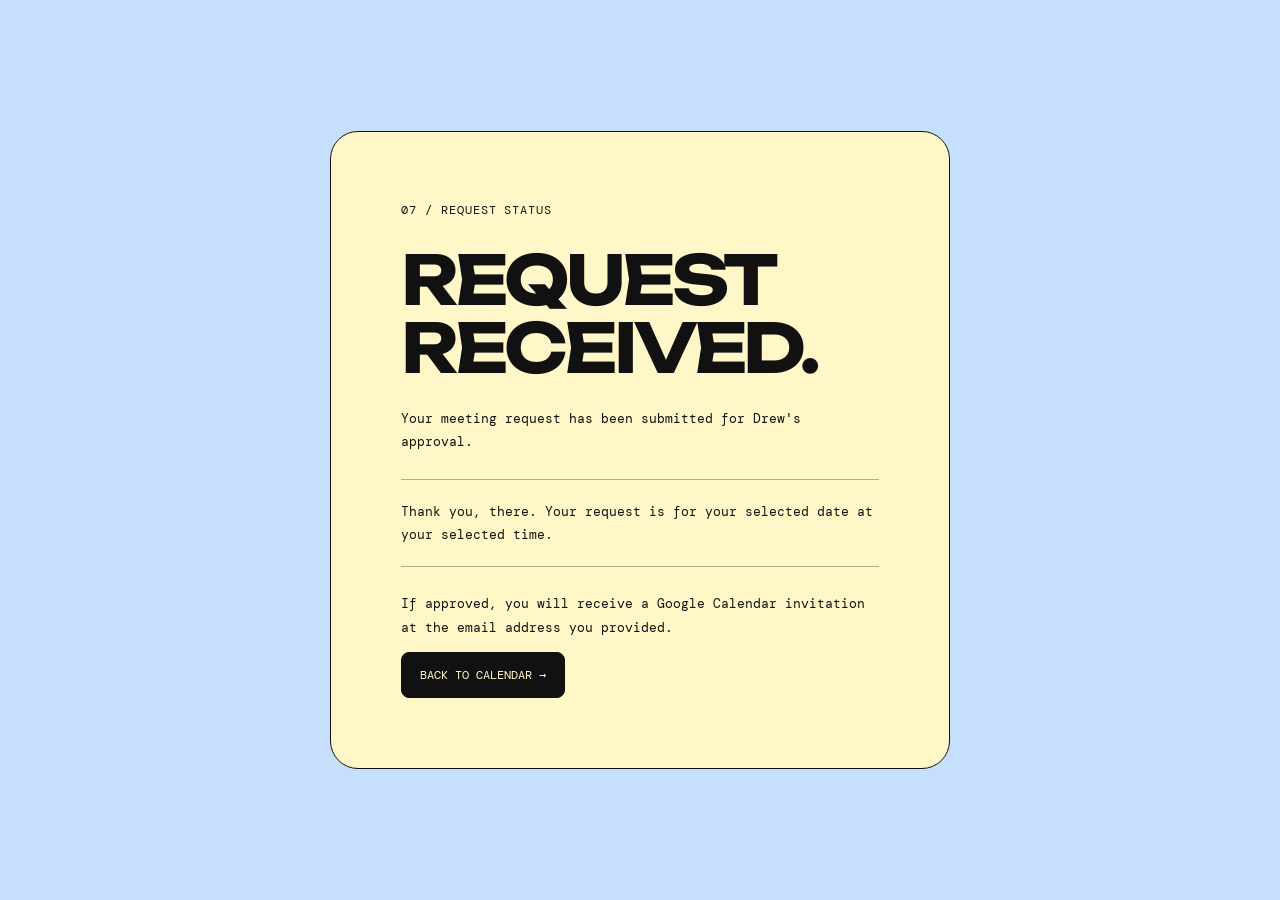
<file: confirmation.html>
<!DOCTYPE html>
<html lang="en">
<head>
<meta charset="UTF-8">
<meta name="viewport" content="width=device-width, initial-scale=1.0">
<title>Request Received — Drew Barranco Landa</title>
<link rel="icon" type="image/png" href="./assets/favicon.png">
<link rel="stylesheet" href="style.css">
<style>
body{margin:0;min-height:100vh;display:flex;flex-direction:column}
.confirmation-page{flex:1;display:grid;place-items:center;padding:40px 20px}
.confirmation-card{width:min(620px,100%);background:#FFF7C7;border:1px solid #111;border-radius:28px;padding:clamp(30px,6vw,70px);box-sizing:border-box}
.confirmation-label{font-family:"DM Mono",monospace;font-size:12px;letter-spacing:.08em;margin-bottom:28px}
h1{font-family:"Unbounded",sans-serif;font-size:clamp(34px,6vw,68px);line-height:1;letter-spacing:-.06em;margin:0 0 25px}
p,#meeting-details{font-family:"DM Mono",monospace;font-size:13px;line-height:1.8}
#meeting-details{border-top:1px solid rgba(0,0,0,.3);border-bottom:1px solid rgba(0,0,0,.3);padding:20px 0;margin:25px 0}
.home-button{display:inline-block;border:1px solid #111;border-radius:8px;background:#111;color:#FFF7C7;padding:14px 18px;text-decoration:none;font-family:"DM Mono",monospace;font-size:12px}
.home-button:hover{background:transparent;color:#111}
</style>
</head>
<body>
<main class="confirmation-page"><section class="confirmation-card" aria-live="polite">
<div class="confirmation-label">07 / REQUEST STATUS</div>
<h1>REQUEST<br>RECEIVED.</h1>
<p>Your meeting request has been submitted for Drew's approval.</p>
<div id="meeting-details">Loading your request details...</div>
<p>If approved, you will receive a Google Calendar invitation at the email address you provided.</p>
<a class="home-button" href="calendar.html">BACK TO CALENDAR →</a>
</section></main>
<script>
const params=new URLSearchParams(window.location.search);
const name=params.get("name")||"there";
const date=params.get("date")||"your selected date";
const time=params.get("time")||"your selected time";
const duration=params.get("duration")||"";
document.getElementById("meeting-details").textContent=`Thank you, ${name}. Your request is for ${date} at ${time}${duration ? ` for ${duration} minutes` : ""}.`;
</script>
</body>
</html>
</file>
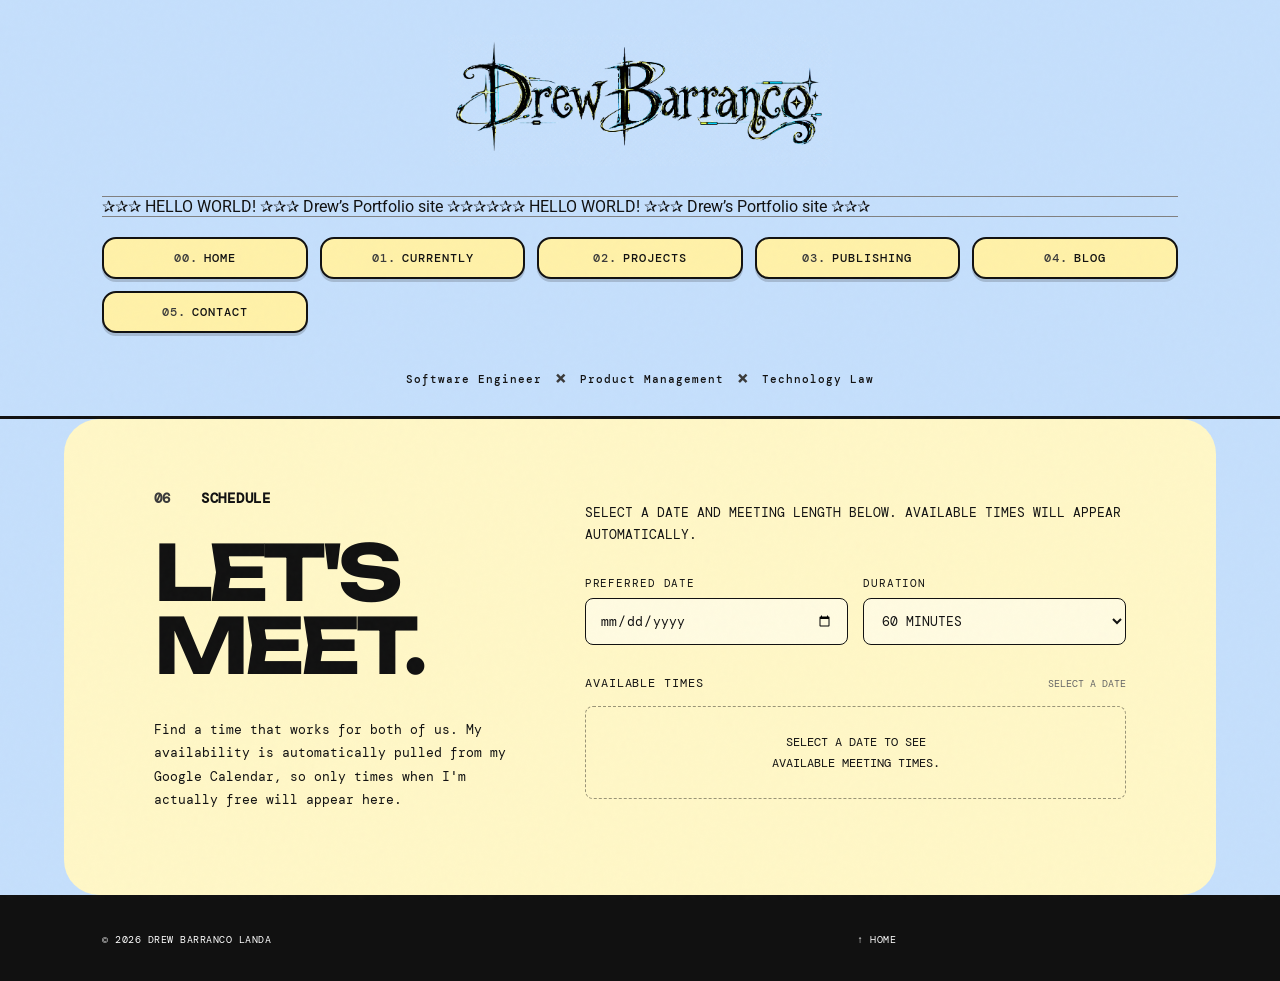
<file: contact.html>
<!DOCTYPE html>

<html lang="en">

<head>


<meta charset="UTF-8">

<meta
    name="viewport"
    content="width=device-width, initial-scale=1.0"
>

<meta
    name="description"
    content="Schedule a meeting with Drew Barranco Landa."
>

<title>Drew — Schedule a Meeting</title>


<!-- FONTS -->

<link
    rel="preconnect"
    href="https://fonts.googleapis.com"
>

<link
    rel="preconnect"
    href="https://fonts.googleapis.com"
    crossorigin
>

<link
    rel="icon"
    type="image/png"
    href="./assets/favicon.png"
>

<link
    href="https://fonts.googleapis.com/css2?family=DM+Mono:wght@400;500&family=Roboto:wght@400;500;700&family=Space+Grotesk:wght@400;500;600;700&family=Unbounded:wght@400;500;700;900&display=swap"
    rel="stylesheet"
>


<!-- CSS -->

<link
    rel="stylesheet"
    href="style.css"
>


<!-- ===================================== -->
<!-- CALENDAR PAGE CSS -->
<!-- ===================================== -->

<style>


/* ===================================== */
/* MARQUEE OVERRIDE */
/* ===================================== */

/*
    The marquee on the main portfolio uses simple
    Roboto typography.

    This overrides any bold styling that may already
    exist in style.css.
*/

.marquee,
.marquee-track,
.marquee-track span {

    font-family: "Roboto", sans-serif !important;

    font-weight: 400 !important;

}


/* ===================================== */
/* CALENDAR SECTION */
/* ===================================== */

.calendar-section {

    background: #FFF7C7;

    border-radius: 35px;

    padding: 70px 7%;

    margin: 0 auto;

    width: 90%;

    display: grid;

    grid-template-columns: 0.8fr 1.2fr;

    gap: 70px;

}


/* ===================================== */
/* LEFT SIDE */
/* ===================================== */

.calendar-left {

    display: flex;

    flex-direction: column;

    justify-content: flex-start;

}


.calendar-left .section-label {

    font-family: "DM Mono", monospace;

    font-size: 14px;

    letter-spacing: 0.05em;

    margin-bottom: 30px;

}


.calendar-left .section-label span {

    margin-right: 15px;

}


.calendar-left h2 {

    font-family: "Unbounded", sans-serif;

    font-size: clamp(45px, 6vw, 85px);

    line-height: 0.95;

    letter-spacing: -0.06em;

    margin: 0;

}


.calendar-left h2 span {

    display: inline-block;

}


.calendar-description {

    font-family: "DM Mono", monospace;

    font-size: 13px;

    line-height: 1.8;

    max-width: 420px;

    margin-top: 35px;

}


/* ===================================== */
/* RIGHT SIDE */
/* ===================================== */

.calendar-content {

    width: 100%;

}


.calendar-intro {

    font-family: "DM Mono", monospace;

    font-size: 13px;

    line-height: 1.7;

    margin-bottom: 30px;

}


/* ===================================== */
/* CONTROLS */
/* ===================================== */

.calendar-controls {

    display: grid;

    grid-template-columns: 1fr 1fr;

    gap: 15px;

    margin-bottom: 30px;

}


.calendar-field {

    display: flex;

    flex-direction: column;

    gap: 8px;

}


.calendar-field label {

    font-family: "DM Mono", monospace;

    font-size: 11px;

    letter-spacing: 0.08em;

}


.calendar-field input,

.calendar-field select {

    width: 100%;

    border: 1px solid #111;

    border-radius: 8px;

    background: rgba(255, 255, 255, 0.45);

    padding: 13px 14px;

    font-family: "DM Mono", monospace;

    font-size: 13px;

    color: #111;

    outline: none;

}


.calendar-field input:focus,

.calendar-field select:focus {

    background: rgba(255, 255, 255, 0.8);

    box-shadow: 0 0 0 2px rgba(0, 0, 0, 0.08);

}


/* ===================================== */
/* AVAILABILITY HEADER */
/* ===================================== */

.availability-header {

    display: flex;

    align-items: center;

    justify-content: space-between;

    gap: 20px;

    margin-bottom: 15px;

}


.availability-title {

    font-family: "DM Mono", monospace;

    font-size: 12px;

    letter-spacing: 0.08em;

}


.calendar-status {

    font-family: "DM Mono", monospace;

    font-size: 10px;

    color: #666;

    text-align: right;

}


/* ===================================== */
/* TIME SLOTS */
/* ===================================== */

.time-slots {

    display: grid;

    grid-template-columns: repeat(3, 1fr);

    gap: 10px;

}


.time-slot {

    border: 1px solid #111;

    border-radius: 8px;

    padding: 14px 8px;

    background: rgba(255, 255, 255, 0.3);

    color: #111;

    cursor: pointer;

    font-family: "DM Mono", monospace;

    font-size: 12px;

    transition:
        background 0.2s ease,
        color 0.2s ease,
        transform 0.2s ease;

}


.time-slot:hover {

    background: #111;

    color: #FFF7C7;

    transform: translateY(-2px);

}


.time-slot.selected {

    background: #111;

    color: #FFF7C7;

}


.no-times {

    grid-column: 1 / -1;

    border: 1px dashed rgba(0, 0, 0, 0.4);

    border-radius: 8px;

    padding: 25px 15px;

    text-align: center;

    font-family: "DM Mono", monospace;

    font-size: 12px;

    line-height: 1.7;

}


/* ===================================== */
/* SELECTED MEETING */
/* ===================================== */

.selected-meeting {

    display: none;

    margin-top: 25px;

    padding-top: 20px;

    border-top: 1px solid rgba(0, 0, 0, 0.35);

}


.selected-label {

    font-family: "DM Mono", monospace;

    font-size: 10px;

    letter-spacing: 0.08em;

    margin-bottom: 7px;

}


.selected-time {

    font-family: "Space Grotesk", sans-serif;

    font-size: 20px;

    font-weight: 600;

    margin-bottom: 15px;

}


.continue-button {

    width: 100%;

    border: 1px solid #111;

    border-radius: 8px;

    padding: 14px;

    background: #111;

    color: #FFF7C7;

    cursor: pointer;

    font-family: "DM Mono", monospace;

    font-size: 12px;

    transition: all 0.2s ease;

}


.continue-button:hover {

    background: transparent;

    color: #111;

}


/* ===================================== */
/* BOOKING MODAL */
/* ===================================== */

.booking-modal {

    position: fixed;

    inset: 0;

    background: rgba(0, 0, 0, 0.45);

    display: none;

    align-items: center;

    justify-content: center;

    padding: 20px;

    z-index: 9999;

}


.booking-modal.active {

    display: flex;

}


.booking-modal-content {

    width: min(520px, 100%);

    background: #FFF7C7;

    border: 1px solid #111;

    border-radius: 25px;

    padding: 40px;

}


.booking-modal-content h3 {

    font-family: "Unbounded", sans-serif;

    font-size: 30px;

    line-height: 1;

    margin: 0 0 15px;

}


.booking-modal-content > p {

    font-family: "DM Mono", monospace;

    font-size: 11px;

    line-height: 1.7;

    margin-bottom: 25px;

}


.booking-form-group {

    margin-bottom: 15px;

}


.booking-form-group label {

    display: block;

    font-family: "DM Mono", monospace;

    font-size: 10px;

    letter-spacing: 0.08em;

    margin-bottom: 7px;

}


.booking-form-group input,

.booking-form-group textarea {

    width: 100%;

    box-sizing: border-box;

    border: 1px solid #111;

    border-radius: 8px;

    background: rgba(255, 255, 255, 0.45) !important;

    padding: 12px;

    font-family: "DM Mono", monospace;

    font-size: 12px;

    color: #111;

    outline: none;

}


.booking-form-group input:focus,

.booking-form-group textarea:focus {

    background: rgba(255, 255, 255, 0.8) !important;

}


.booking-form-group input:-webkit-autofill,

.booking-form-group input:-webkit-autofill:hover,

.booking-form-group input:-webkit-autofill:focus {

    -webkit-box-shadow: 0 0 0 1000px rgba(255, 255, 255, 0.45) inset !important;

    -webkit-text-fill-color: #111 !important;

}


.booking-form-group textarea {

    min-height: 90px;

    resize: vertical;

}


.booking-actions {

    display: grid;

    grid-template-columns: 1fr 1fr;

    gap: 10px;

    margin-top: 20px;

}


.booking-actions button {

    border: 1px solid #111;

    border-radius: 8px;

    padding: 13px;

    font-family: "DM Mono", monospace;

    font-size: 11px;

    cursor: pointer;

}


.cancel-button {

    background: transparent;

    color: #111;

}


.confirm-button {

    background: #111;

    color: #FFF7C7;

}


.booking-actions button:disabled {

    opacity: 0.55;

    cursor: not-allowed;

}


.booking-message {

    font-family: "DM Mono", monospace;

    font-size: 11px;

    line-height: 1.6;

    margin-top: 15px;

}


/* ===================================== */
/* RESPONSIVE */
/* ===================================== */

@media (max-width: 900px) {

    .calendar-section {

        grid-template-columns: 1fr;

        gap: 45px;

        padding: 55px 7%;

    }

}


@media (max-width: 600px) {

    .calendar-section {

        width: 94%;

        border-radius: 25px;

        padding: 40px 6%;

    }


    .calendar-controls {

        grid-template-columns: 1fr;

    }


    .time-slots {

        grid-template-columns: repeat(2, 1fr);

    }


    .booking-modal-content {

        padding: 28px;

    }

}

</style>


</head>

<body>


<!-- ===================================== -->
<!-- BACKGROUND -->
<!-- ===================================== -->

<div class="noise"></div>


<!-- ===================================== -->
<!-- HEADER -->
<!-- ===================================== -->

<header class="site-header">


    <div class="logo-container">

        <img
            src="assets/drew-logo.png"
            alt="Drew"
            class="drew-logo"
        >

    </div>


    <!-- MARQUEE -->

    <div class="marquee-section">

        <div class="marquee">

            <div class="marquee-track">

                <span>
                    ✰✰✰ HELLO WORLD! ✰✰✰ Drew’s Portfolio site ✰✰✰
                </span>

                <span>
                    ✰✰✰ HELLO WORLD! ✰✰✰ Drew’s Portfolio site ✰✰✰
                </span>

            </div>

        </div>

    </div>


    <!-- NAVIGATION -->

    <nav class="main-nav">


        <a href="index.html">

            <span>00.</span>

            HOME

        </a>


        <div class="nav-divider"></div>


        <a href="projects.html">

            <span>01.</span>

            CURRENTLY

        </a>


        <div class="nav-divider"></div>


        <a href="writing.html">

            <span>02.</span>

            PROJECTS

        </a>


        <div class="nav-divider"></div>


        <a href="leadership.html">

            <span>03.</span>

            PUBLISHING

        </a>


        <div class="nav-divider"></div>


        <a href="currently.html">

            <span>04.</span>

            BLOG

        </a>


        <div class="nav-divider"></div>


        <a href="contact.html">

            <span>05.</span>

            CONTACT

        </a>


    </nav>


    <!-- IDENTITY -->

    <div class="identity-line">

        <span>Software Engineer</span>

        <b>×</b>

        <span>Product Management</span>

        <b>×</b>

        <span>Technology Law</span>

    </div>


</header>


<!-- ===================================== -->
<!-- CALENDAR -->
<!-- ===================================== -->

<main>


    <section
        class="calendar-section"
        style="background: #FFF7C7;"
    >


        <!-- ================================= -->
        <!-- LEFT -->
        <!-- ================================= -->

        <div class="calendar-left">


            <div class="section-label">

                <span>06</span>

                SCHEDULE

            </div>


            <h2>

                LET'S<br>

                <span>MEET.</span>

            </h2>


            <p class="calendar-description">

                Find a time that works for both of us.
                My availability is automatically pulled
                from my Google Calendar, so only times when
                I'm actually free will appear here.

            </p>


        </div>


        <!-- ================================= -->
        <!-- RIGHT -->
        <!-- ================================= -->

        <div class="calendar-content">


            <p class="calendar-intro">

                SELECT A DATE AND MEETING LENGTH BELOW.
                AVAILABLE TIMES WILL APPEAR AUTOMATICALLY.

            </p>


            <!-- DATE + DURATION -->

            <div class="calendar-controls">


                <div class="calendar-field">

                    <label for="meeting-date">

                        PREFERRED DATE

                    </label>

                    <input
                        type="date"
                        id="meeting-date"
                    >

                </div>


                <div class="calendar-field">

                    <label for="meeting-duration">

                        DURATION

                    </label>

                    <select id="meeting-duration">

                        <option value="30">
                            30 MINUTES
                        </option>

                        <option value="45">
                            45 MINUTES
                        </option>

                        <option
                            value="60"
                            selected
                        >
                            60 MINUTES
                        </option>

                        <option value="90">
                            90 MINUTES
                        </option>

                    </select>

                </div>


            </div>


            <!-- AVAILABLE TIMES -->

            <div class="availability-header">


                <div class="availability-title">

                    AVAILABLE TIMES

                </div>


                <div
                    class="calendar-status"
                    id="calendar-status"
                >

                    SELECT A DATE

                </div>


            </div>


            <div
                class="time-slots"
                id="time-slots"
            >

                <div class="no-times">

                    SELECT A DATE TO SEE<br>

                    AVAILABLE MEETING TIMES.

                </div>

            </div>


            <!-- SELECTED TIME -->

            <div
                class="selected-meeting"
                id="selected-meeting"
            >


                <div class="selected-label">

                    SELECTED TIME

                </div>


                <div
                    class="selected-time"
                    id="selected-time"
                >

                </div>


                <button
                    type="button"
                    class="continue-button"
                    id="continue-button"
                >

                    CONTINUE →

                </button>


            </div>


        </div>


    </section>


</main>


<!-- ===================================== -->
<!-- BOOKING MODAL -->
<!-- ===================================== -->

<div
    class="booking-modal"
    id="booking-modal"
>


    <div class="booking-modal-content">


        <h3>

            ONE LAST<br>

            THING.

        </h3>


        <p id="modal-selected-time">

            Your request will be sent to Drew for approval. If approved, you will receive a Google Calendar invitation at this email address.

        </p>


        <!-- NAME -->

        <div class="booking-form-group">

            <label for="guest-name">

                NAME

            </label>

            <input
                type="text"
                id="guest-name"
                placeholder="Your name"
                autocomplete="name"
                maxlength="120"
            >

        </div>


        <!-- EMAIL -->

        <div class="booking-form-group">

            <label for="guest-email">

                EMAIL

            </label>

            <input
                type="email"
                id="guest-email"
                placeholder="you@example.com"
                autocomplete="email"
                maxlength="320"
            >

        </div>


        <!-- REASON -->

        <div class="booking-form-group">

            <label for="meeting-reason">

                REASON FOR MEETING

            </label>

            <textarea
                id="meeting-reason"
                placeholder="What would you like to meet about?"
                maxlength="2000"
                rows="4"
            ></textarea>

        </div>


        <!-- HONEYPOT -->

        <div
            aria-hidden="true"
            style="position:absolute;left:-10000px;width:1px;height:1px;overflow:hidden;"
        >

            <label for="website">Website</label>

            <input
                type="text"
                id="website"
                name="website"
                tabindex="-1"
                autocomplete="off"
            >

        </div>


        <!-- ACTIONS -->

        <div class="booking-actions">


            <button
                type="button"
                class="cancel-button"
                id="cancel-button"
            >

                CANCEL

            </button>


            <button
                type="button"
                class="confirm-button"
                id="confirm-button"
            >

                SEND REQUEST →

            </button>


        </div>


        <div
            class="booking-message"
            id="booking-message"
        ></div>


    </div>


</div>


<!-- ===================================== -->
<!-- FOOTER -->
<!-- ===================================== -->

<footer>


    <div>

        ©

        <span id="year"></span>

        DREW BARRANCO LANDA

    </div>


    <div class="footer-links">


        <a href="index.html">

            ↑ HOME

        </a>


    </div>


</footer>


<!-- ===================================== -->
<!-- EXISTING SITE SCRIPT -->
<!-- ===================================== -->

<script src="script.js"></script>


<!-- ===================================== -->
<!-- CALENDAR SCRIPT -->
<!-- ===================================== -->

<script>


/*
============================================================
GOOGLE CALENDAR BACKEND
============================================================

The browser never receives Google Calendar credentials or
Twilio credentials. Those stay inside the Google Apps Script
backend, stored in Script Properties.

Paste the deployed Apps Script Web App URL below.
*/

const CALENDAR_API =
    "https://script.google.com/macros/s/AKfycbz2PEhPeruxhb7OS_MU80BfqEYxNO7cPIPyhtQbRdoCff5cN8Jnka0Xv3gaNamDRF2G/exec";


/*
============================================================
ELEMENTS
============================================================
*/

const dateInput =
    document.getElementById("meeting-date");

const durationInput =
    document.getElementById("meeting-duration");

const timeSlots =
    document.getElementById("time-slots");

const calendarStatus =
    document.getElementById("calendar-status");

const selectedMeeting =
    document.getElementById("selected-meeting");

const selectedTime =
    document.getElementById("selected-time");

const continueButton =
    document.getElementById("continue-button");

const bookingModal =
    document.getElementById("booking-modal");

const cancelButton =
    document.getElementById("cancel-button");

const confirmButton =
    document.getElementById("confirm-button");

const modalSelectedTime =
    document.getElementById("modal-selected-time");

const bookingMessage =
    document.getElementById("booking-message");

const nameInput =
    document.getElementById("guest-name");

const emailInput =
    document.getElementById("guest-email");

const reasonInput =
    document.getElementById("meeting-reason");

const honeypotInput =
    document.getElementById("website");


/*
============================================================
STATE
============================================================
*/

let selectedSlot = null;


/*
============================================================
MINIMUM DATE
============================================================
*/

const today =
    new Date();

const todayString =
    today.getFullYear() +
    "-" +
    String(today.getMonth() + 1).padStart(2, "0") +
    "-" +
    String(today.getDate()).padStart(2, "0");

dateInput.min =
    todayString;


/*
============================================================
EVENT LISTENERS
============================================================
*/

dateInput.addEventListener(
    "change",
    loadAvailability
);

durationInput.addEventListener(
    "change",
    loadAvailability
);

continueButton.addEventListener(
    "click",
    function() {

        if (!selectedSlot) {
            return;
        }

        modalSelectedTime.textContent =
            `${formatDate(dateInput.value)} at ` +
            `${formatTime(selectedSlot)} for ` +
            `${durationInput.value} minutes.`;

        bookingMessage.textContent = "";

        bookingModal.classList.add("active");

    }
);

cancelButton.addEventListener(
    "click",
    function() {
        bookingModal.classList.remove("active");
    }
);

bookingModal.addEventListener(
    "click",
    function(event) {

        if (event.target === bookingModal) {
            bookingModal.classList.remove("active");
        }

    }
);

confirmButton.addEventListener(
    "click",
    submitMeetingRequest
);


/*
============================================================
LOAD AVAILABILITY
============================================================
*/

async function loadAvailability() {

    selectedSlot = null;
    selectedMeeting.style.display = "none";

    if (!dateInput.value) {

        timeSlots.innerHTML = `
            <div class="no-times">
                SELECT A DATE TO SEE<br>
                AVAILABLE MEETING TIMES.
            </div>
        `;

        calendarStatus.textContent =
            "SELECT A DATE";

        return;
    }

    if (CALENDAR_API.includes("PASTE_YOUR_GOOGLE")) {

        timeSlots.innerHTML = `
            <div class="no-times">
                CALENDAR NOT CONNECTED YET.<br>
                PLEASE TRY AGAIN LATER.
            </div>
        `;

        calendarStatus.textContent =
            "NOT CONNECTED";

        return;
    }

    calendarStatus.textContent =
        "CHECKING CALENDARS...";

    timeSlots.innerHTML = `
        <div class="no-times">
            CHECKING AVAILABILITY...
        </div>
    `;

    try {

        const params =
            new URLSearchParams({
                action: "availability",
                date: dateInput.value,
                duration: durationInput.value
            });

        const response =
            await fetch(
                `${CALENDAR_API}?${params.toString()}`,
                {
                    method: "GET",
                    headers: {
                        "Accept": "application/json"
                    }
                }
            );

        const data =
            await response.json();

        if (!data.success) {
            throw new Error(
                data.error ||
                "Unable to load availability."
            );
        }

        renderTimes(data.availableTimes || []);

        calendarStatus.textContent =
            `${(data.availableTimes || []).length} TIME(S) AVAILABLE`;

    } catch (error) {

        console.error(error);

        timeSlots.innerHTML = `
            <div class="no-times">
                UNABLE TO LOAD CALENDAR.<br>
                PLEASE TRY AGAIN.
            </div>
        `;

        calendarStatus.textContent =
            "CALENDAR ERROR";
    }
}


/*
============================================================
RENDER TIMES
============================================================
*/

function renderTimes(times) {

    if (!times.length) {

        timeSlots.innerHTML = `
            <div class="no-times">
                NO AVAILABLE TIMES<br>
                FOR THIS DATE.
            </div>
        `;

        return;
    }

    timeSlots.innerHTML = "";

    times.forEach(function(time) {

        const button =
            document.createElement("button");

        button.type = "button";
        button.className = "time-slot";
        button.textContent = formatTime(time);

        button.addEventListener(
            "click",
            function() {
                selectTime(time, button);
            }
        );

        timeSlots.appendChild(button);

    });
}


/*
============================================================
SELECT TIME
============================================================
*/

function selectTime(time, button) {

    selectedSlot = time;

    document
        .querySelectorAll(".time-slot")
        .forEach(function(slot) {
            slot.classList.remove("selected");
        });

    button.classList.add("selected");

    selectedTime.textContent =
        `${formatDate(dateInput.value)} · ` +
        `${formatTime(time)} · ` +
        `${durationInput.value} MIN`;

    selectedMeeting.style.display = "block";
}


/*
============================================================
SUBMIT MEETING REQUEST
============================================================
*/

async function submitMeetingRequest() {

    const name =
        nameInput.value.trim();

    const email =
        emailInput.value.trim();

    const reason =
        reasonInput.value.trim();

    if (!name) {
        bookingMessage.textContent =
            "PLEASE ENTER YOUR NAME.";
        return;
    }

    if (!email) {
        bookingMessage.textContent =
            "PLEASE ENTER YOUR EMAIL.";
        return;
    }

    if (!isValidEmail(email)) {
        bookingMessage.textContent =
            "PLEASE ENTER A VALID EMAIL.";
        return;
    }

    if (!reason) {
        bookingMessage.textContent =
            "PLEASE TELL ME THE REASON FOR THE MEETING.";
        return;
    }

    if (!selectedSlot || !dateInput.value) {
        bookingMessage.textContent =
            "PLEASE SELECT A DATE AND TIME.";
        return;
    }

    if (honeypotInput && honeypotInput.value.trim()) {
        bookingMessage.textContent =
            "REQUEST REJECTED.";
        return;
    }

    if (CALENDAR_API.includes("PASTE_YOUR_GOOGLE")) {
        bookingMessage.textContent =
            "CALENDAR CONNECTION IS NOT CONFIGURED YET.";
        return;
    }

    bookingMessage.textContent =
        "SENDING REQUEST FOR APPROVAL...";

    confirmButton.disabled = true;

    try {

        const response =
            await fetch(
                CALENDAR_API,
                {
                    method: "POST",
                    headers: {
                        "Content-Type":
                            "text/plain;charset=utf-8"
                    },
                    body: JSON.stringify({
                        action: "request",
                        date: dateInput.value,
                        start: selectedSlot,
                        duration: Number(durationInput.value),
                        name: name,
                        email: email,
                        reason: reason,
                        website: honeypotInput
                            ? honeypotInput.value
                            : ""
                    })
                }
            );

        const responseText =
            await response.text();

        let data;

        try {
            data = JSON.parse(responseText);
        } catch (parseError) {
            console.error("Backend returned non-JSON:", responseText);

            throw new Error(
                "The server returned an unexpected response. Please try again."
            );
        }

        console.log("Backend response:", data);

        if (!response.ok) {
            throw new Error(
                data.error ||
                data.message ||
                "The server could not process your request."
            );
        }

        if (
            data.success !== true &&
            data.ok !== true &&
            data.status !== "success"
        ) {
            throw new Error(
                data.error ||
                data.message ||
                "Unable to submit your request."
            );
        }

        const confirmationParams = new URLSearchParams({
            date: dateInput.value,
            time: formatTime(selectedSlot),
            duration: String(durationInput.value),
            name: name
        });

        window.location.href =
            `confirmation.html?${confirmationParams.toString()}`;

    } catch (error) {

        console.error(error);

        bookingMessage.textContent =
            error.message ||
            "SOMETHING WENT WRONG.";

    } finally {
        confirmButton.disabled = false;
    }
}


function isValidEmail(email) {
    return /^[^\s@]+@[^\s@]+\.[^\s@]+$/.test(email);
}


/*
============================================================
FORMAT TIME
============================================================
*/

function formatTime(time) {

    const parts = time.split(":");
    const hour = Number(parts[0]);
    const minute = Number(parts[1]);

    const suffix = hour >= 12 ? "PM" : "AM";
    const displayHour = hour % 12 || 12;

    return (
        `${displayHour}:` +
        `${String(minute).padStart(2, "0")} ` +
        suffix
    );
}


/*
============================================================
FORMAT DATE
============================================================
*/

function formatDate(dateString) {

    const date =
        new Date(`${dateString}T12:00:00`);

    return date.toLocaleDateString(
        "en-US",
        {
            weekday: "long",
            month: "long",
            day: "numeric",
            year: "numeric"
        }
    );
}


/*
============================================================
FOOTER YEAR
============================================================
*/

const yearElement =
    document.getElementById("year");

if (yearElement) {
    yearElement.textContent =
        new Date().getFullYear();
}


</script>


</body>

</html>
</file>
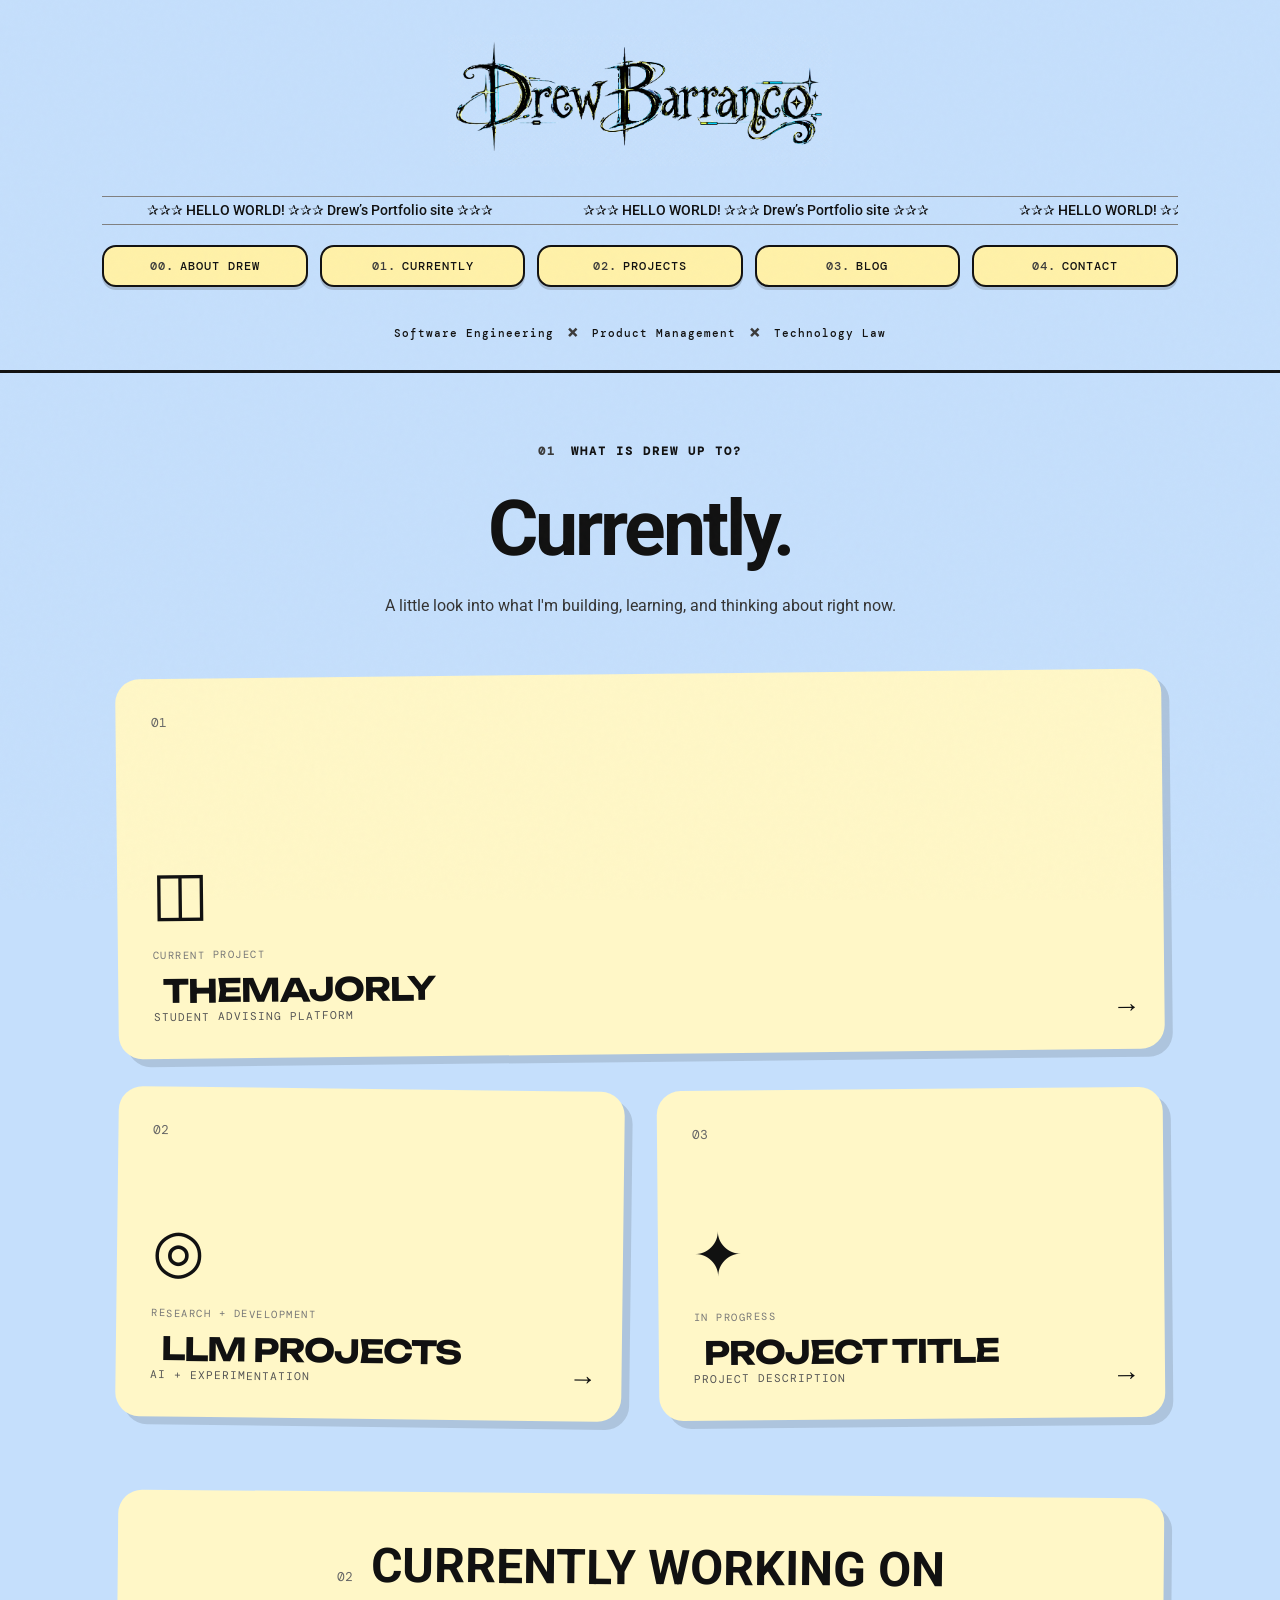
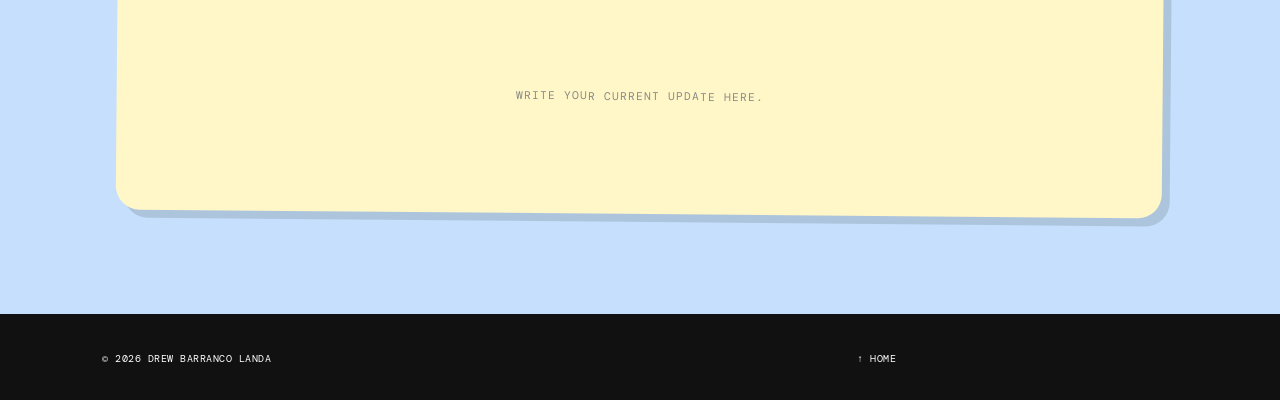
<file: curr.html>
<!DOCTYPE html>

<html lang="en">

<head>

<meta charset="UTF-8">

<meta
    name="viewport"
    content="width=device-width, initial-scale=1.0"
>

<meta
    name="description"
    content="What Drew Barranco Landa is currently working on."
>

<title>
    Drew — Currently
</title>


<!-- ===================================== -->
<!-- FONTS -->
<!-- ===================================== -->

<link
    rel="preconnect"
    href="https://fonts.googleapis.com"
>

<link
    rel="preconnect"
    href="https://fonts.gstatic.com"
    crossorigin
>

<link
    rel="icon"
    type="image/png"
    sizes="32x32"
    href="./assets/favicon.png"
>

<link
    rel="icon"
    type="image/png"
    sizes="16x16"
    href="./assets/favicon.png"
>

<link
    rel="apple-touch-icon"
    href="./assets/favicon.png"
>

<link
    href="https://fonts.googleapis.com/css2?family=DM+Mono:wght@400;500&family=Roboto:wght@400;500;700&family=Space+Grotesk:wght@400;500;600;700&family=Unbounded:wght@400;500;700;900&display=swap"
    rel="stylesheet"
>


<!-- ===================================== -->
<!-- CSS -->
<!-- ===================================== -->

<link
    rel="stylesheet"
    href="style.css"
>


</head>


<body>


<!-- ===================================== -->
<!-- BACKGROUND -->
<!-- ===================================== -->

<div class="noise"></div>


<!-- ===================================== -->
<!-- HEADER -->
<!-- ===================================== -->

<header class="site-header">


    <!-- ================================= -->
    <!-- LOGO -->
    <!-- ================================= -->

    <div class="logo-container">

        <a href="index.html">

            <img
                src="assets/drew-logo.png"
                alt="Drew"
                class="drew-logo"
            >

        </a>

    </div>


    <!-- ================================= -->
    <!-- MARQUEE -->
    <!-- ================================= -->

    <div class="marquee-section">

        <div class="marquee">

            <div class="marquee-track">


                <div class="marquee-content">

                    <span>
                        ✰✰✰ HELLO WORLD! ✰✰✰ Drew’s Portfolio site ✰✰✰
                    </span>

                    <span>
                        ✰✰✰ HELLO WORLD! ✰✰✰ Drew’s Portfolio site ✰✰✰
                    </span>

                </div>


                <div class="marquee-content">

                    <span>
                        ✰✰✰ HELLO WORLD! ✰✰✰ Drew’s Portfolio site ✰✰✰
                    </span>

                    <span>
                        ✰✰✰ HELLO WORLD! ✰✰✰ Drew’s Portfolio site ✰✰✰
                    </span>

                </div>


            </div>

        </div>

    </div>


    <!-- ================================= -->
    <!-- NAVIGATION -->
    <!-- ================================= -->

    <nav class="main-nav">


        <a href="index.html">

            <span>
                00.
            </span>

            ABOUT DREW

        </a>


        <div class="nav-divider"></div>


        <a href="curr.html">

            <span>
                01.
            </span>

            CURRENTLY

        </a>


        <div class="nav-divider"></div>


        <a href="projects.html">

            <span>
                02.
            </span>

            PROJECTS

        </a>


        <div class="nav-divider"></div>


        <a href="blog.html">

            <span>
                03.
            </span>

            BLOG

        </a>


        <div class="nav-divider"></div>


        <a href="contact.html">

            <span>
                04.
            </span>

            CONTACT

        </a>


    </nav>


    <!-- ================================= -->
    <!-- IDENTITY -->
    <!-- ================================= -->

    <div class="identity-line">

        <span>
            Software Engineering
        </span>

        <b>
            ×
        </b>

        <span>
            Product Management
        </span>

        <b>
            ×
        </b>

        <span>
            Technology Law
        </span>

    </div>


</header>


<!-- ===================================== -->
<!-- CURRENTLY -->
<!-- ===================================== -->


<main>

    <section
        class="currently-page"
        id="currently"
    >

        <!-- ================================= -->
        <!-- PAGE INTRO -->
        <!-- ================================= -->

        <div class="currently-intro">

            <div class="section-label">

                <span>
                    01
                </span>

                WHAT IS DREW UP TO?

            </div>


            <h1>
                Currently.
            </h1>


            <p>
                A little look into what I'm building,
                learning, and thinking about right now.
            </p>

        </div>


        <!-- ================================= -->
        <!-- CURRENT PROJECTS -->
        <!-- ================================= -->

        <div class="currently-grid">


            <!-- THEMAJORLY -->

            <article class="currently-box currently-featured">

                <div class="currently-number">
                    01
                </div>


                <div class="currently-icon">
                    ◫
                </div>


                <div class="currently-content">

                    <span class="currently-kicker">
                        CURRENT PROJECT
                    </span>

                    <h2>
                        THEMAJORLY
                    </h2>

                    <p>
                        STUDENT ADVISING PLATFORM
                    </p>

                </div>


                <div class="currently-arrow">
                    →
                </div>

            </article>


            <!-- LLM PROJECTS -->

            <article class="currently-box">

                <div class="currently-number">
                    02
                </div>


                <div class="currently-icon">
                    ◎
                </div>


                <div class="currently-content">

                    <span class="currently-kicker">
                        RESEARCH + DEVELOPMENT
                    </span>

                    <h2>
                        LLM PROJECTS
                    </h2>

                    <p>
                        AI + EXPERIMENTATION
                    </p>

                </div>


                <div class="currently-arrow">
                    →
                </div>

            </article>


            <!-- THIRD PROJECT -->

            <article class="currently-box">

                <div class="currently-number">
                    03
                </div>


                <div class="currently-icon">
                    ✦
                </div>


                <div class="currently-content">

                    <span class="currently-kicker">
                        IN PROGRESS
                    </span>

                    <h2>
                        PROJECT TITLE
                    </h2>

                    <p>
                        PROJECT DESCRIPTION
                    </p>

                </div>


                <div class="currently-arrow">
                    →
                </div>

            </article>


        </div>


        <!-- ================================= -->
        <!-- CURRENT UPDATE -->
        <!-- ================================= -->

        <section class="current-update-box">

            <div class="current-update-heading">

                <span>
                    02
                </span>

                <h2>
                    CURRENTLY WORKING ON
                </h2>

            </div>


            <div class="current-update-content">

                <!--
                    WRITE YOUR CURRENT UPDATE HERE.

                    Example:

                    "Currently working on..."
                -->

                <p class="current-update-placeholder">
                    WRITE YOUR CURRENT UPDATE HERE.
                </p>

            </div>

        </section>


    </section>

</main>

<!-- ===================================== -->
<!-- FOOTER -->
<!-- ===================================== -->

<footer>


    <div>

        ©

        <span id="year"></span>

        DREW BARRANCO LANDA

    </div>


    <div class="footer-links">

        <a href="index.html">
            ↑ HOME
        </a>

    </div>


</footer>


<!-- ===================================== -->
<!-- JAVASCRIPT -->
<!-- ===================================== -->

<script src="script.js"></script>


</body>

</html>
</file>
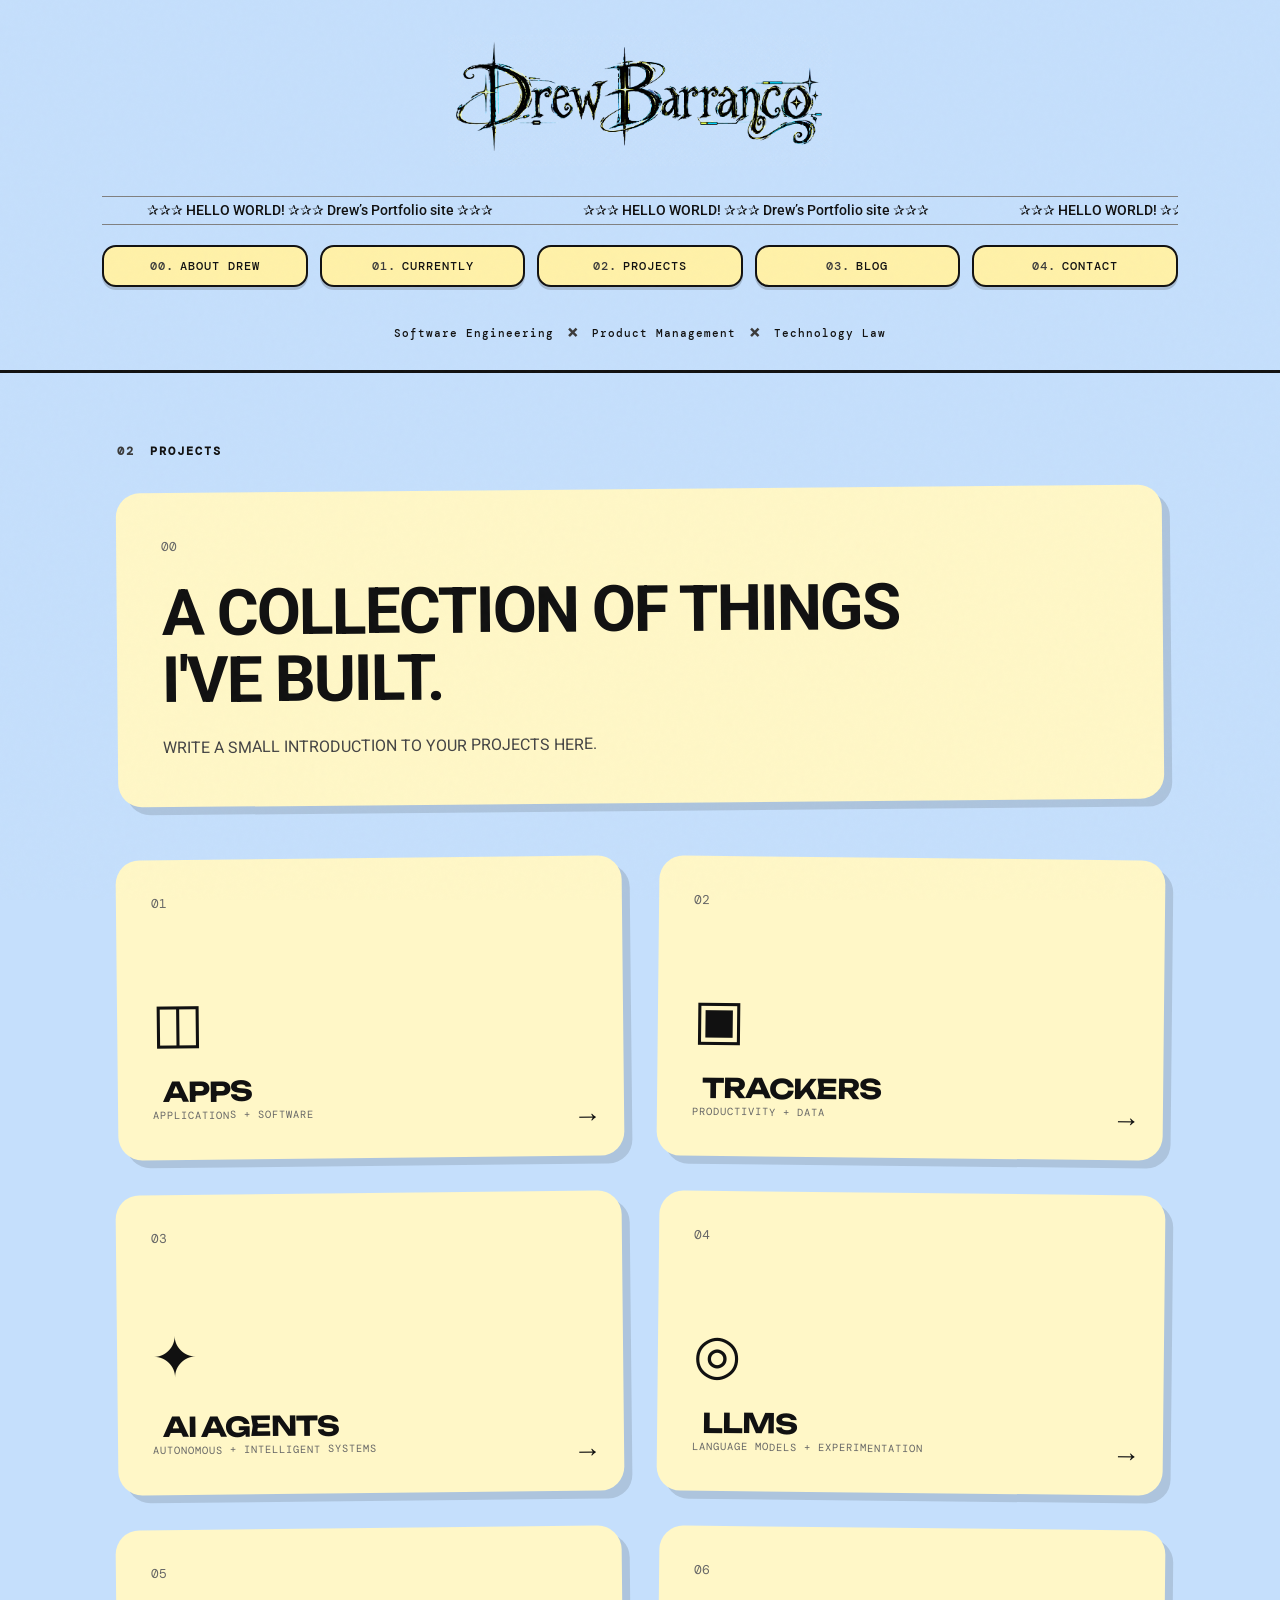
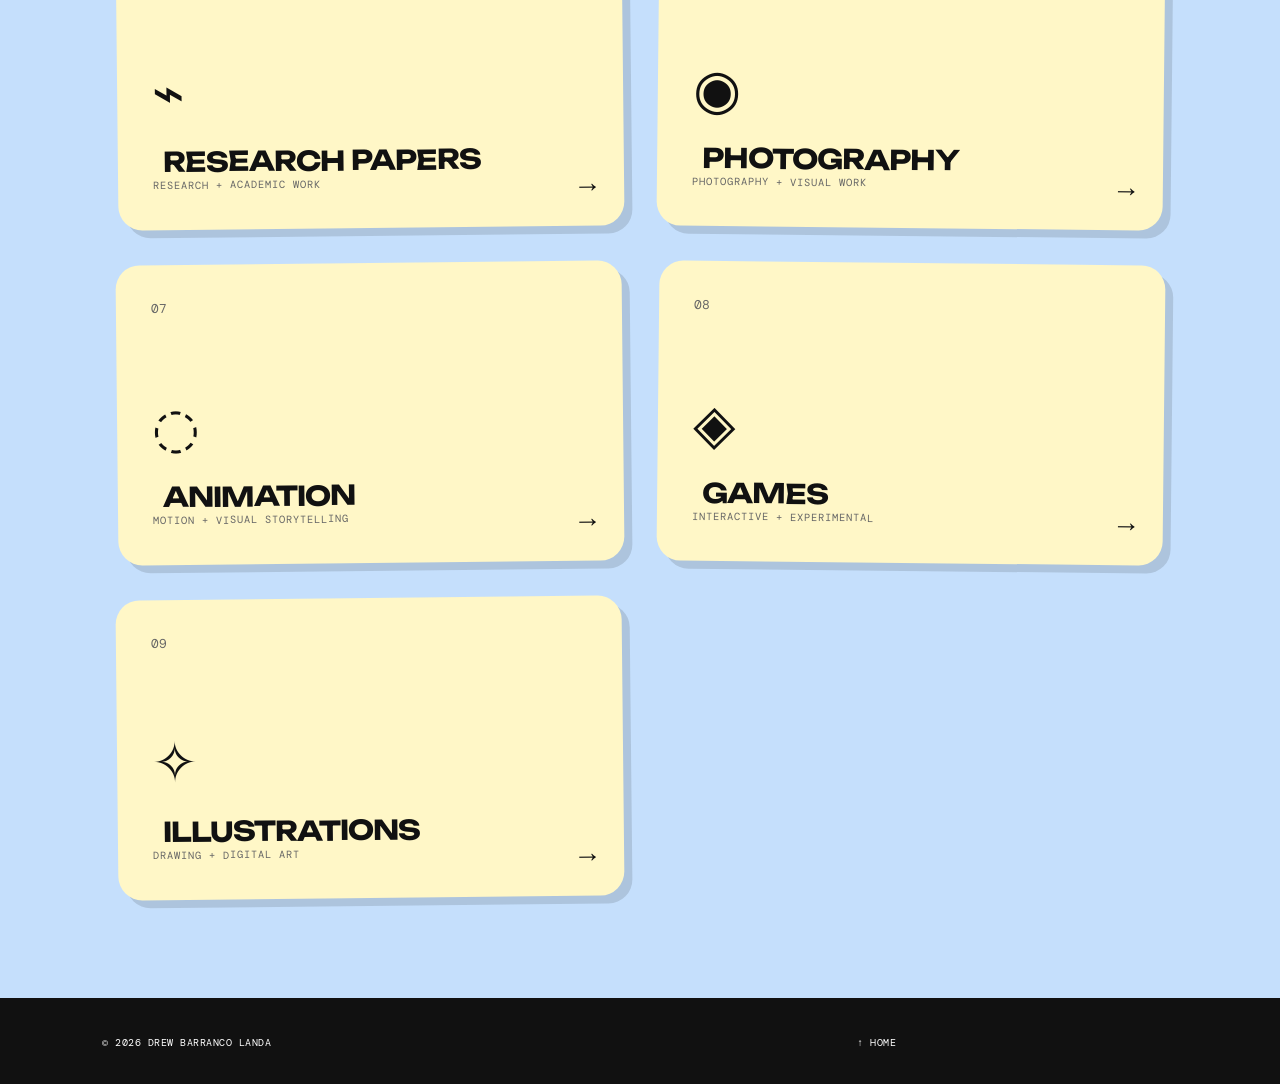
<file: projects.html>
<!DOCTYPE html>

<html lang="en">

<head>

<meta charset="UTF-8">

<meta
    name="viewport"
    content="width=device-width, initial-scale=1.0"
>

<meta
    name="description"
    content="Projects by Drew Barranco Landa."
>

<title>
    Drew — Projects
</title>


<!-- ===================================== -->
<!-- FONTS -->
<!-- ===================================== -->

<link
    rel="preconnect"
    href="https://fonts.googleapis.com"
>

<link
    rel="preconnect"
    href="https://fonts.gstatic.com"
    crossorigin
>

<link
    rel="icon"
    type="image/png"
    sizes="32x32"
    href="./assets/favicon.png"
>

<link
    rel="icon"
    type="image/png"
    sizes="16x16"
    href="./assets/favicon.png"
>

<link
    rel="apple-touch-icon"
    href="./assets/favicon.png"
>

<link
    href="https://fonts.googleapis.com/css2?family=DM+Mono:wght@400;500&family=Roboto:wght@400;500;700&family=Space+Grotesk:wght@400;500;600;700&family=Unbounded:wght@400;500;700;900&display=swap"
    rel="stylesheet"
>


<!-- ===================================== -->
<!-- CSS -->
<!-- ===================================== -->

<link
    rel="stylesheet"
    href="style.css"
>

</head>


<body>


<!-- ===================================== -->
<!-- BACKGROUND -->
<!-- ===================================== -->

<div class="noise"></div>


<!-- ===================================== -->
<!-- HEADER -->
<!-- ===================================== -->

<header class="site-header">


    <!-- LOGO -->

    <div class="logo-container">

        <a href="index.html">

            <img
                src="assets/drew-logo.png"
                alt="Drew"
                class="drew-logo"
            >

        </a>

    </div>


    <!-- MARQUEE -->

    <div class="marquee-section">

        <div class="marquee">

            <div class="marquee-track">


                <div class="marquee-content">

                    <span>
                        ✰✰✰ HELLO WORLD! ✰✰✰ Drew’s Portfolio site ✰✰✰
                    </span>

                    <span>
                        ✰✰✰ HELLO WORLD! ✰✰✰ Drew’s Portfolio site ✰✰✰
                    </span>

                </div>


                <div class="marquee-content">

                    <span>
                        ✰✰✰ HELLO WORLD! ✰✰✰ Drew’s Portfolio site ✰✰✰
                    </span>

                    <span>
                        ✰✰✰ HELLO WORLD! ✰✰✰ Drew’s Portfolio site ✰✰✰
                    </span>

                </div>


            </div>

        </div>

    </div>


    <!-- NAVIGATION -->

    <nav class="main-nav">


        <a href="index.html">

            <span>
                00.
            </span>

            ABOUT DREW

        </a>


        <div class="nav-divider"></div>


        <a href="curr.html">

            <span>
                01.
            </span>

            CURRENTLY

        </a>


        <div class="nav-divider"></div>


        <a href="projects.html">

            <span>
                02.
            </span>

            PROJECTS

        </a>



        <div class="nav-divider"></div>


        <a href="blog.html">

            <span>
                03.
            </span>

            BLOG

        </a>


        <div class="nav-divider"></div>


        <a href="contact.html">

            <span>
                04.
            </span>

            CONTACT

        </a>


    </nav>


    <!-- IDENTITY -->

    <div class="identity-line">

        <span>
            Software Engineering
        </span>

        <b>
            ×
        </b>

        <span>
            Product Management
        </span>

        <b>
            ×
        </b>

        <span>
            Technology Law
        </span>

    </div>


</header>


<!-- ===================================== -->
<!-- PROJECTS -->
<!-- ===================================== -->

<main>

    <section
        class="projects-page"
        id="projects"
    >


        <!-- ================================= -->
        <!-- PAGE INTRO -->
        <!-- ================================= -->

        <div class="projects-intro">


            <div class="section-label">

                <span>
                    02
                </span>

                PROJECTS

            </div>


            <div class="projects-intro-box">


                <span class="projects-intro-number">
                    00
                </span>


                <h1>
                    A COLLECTION OF THINGS I'VE BUILT.
                </h1>


                <!-- WRITE YOUR INTRO HERE -->

                <p>
                    WRITE A SMALL INTRODUCTION TO YOUR PROJECTS HERE.
                </p>


            </div>


        </div>


        <!-- ================================= -->
        <!-- PROJECT DIRECTORY -->
        <!-- ================================= -->

        <div class="project-directory">


            <!-- ================================= -->
            <!-- APPS -->
            <!-- ================================= -->

            <a
                href="#apps"
                class="project-category-box"
            >

                <span class="project-category-number">
                    01
                </span>


                <div class="project-category-icon">
                    ◫
                </div>


                <div class="project-category-content">

                    <h2>
                        APPS
                    </h2>

                    <p>
                        APPLICATIONS + SOFTWARE
                    </p>

                </div>


                <span class="project-category-arrow">
                    →
                </span>

            </a>


            <!-- ================================= -->
            <!-- TRACKERS -->
            <!-- ================================= -->

            <a
                href="#trackers"
                class="project-category-box"
            >

                <span class="project-category-number">
                    02
                </span>


                <div class="project-category-icon">
                    ▣
                </div>


                <div class="project-category-content">

                    <h2>
                        TRACKERS
                    </h2>

                    <p>
                        PRODUCTIVITY + DATA
                    </p>

                </div>


                <span class="project-category-arrow">
                    →
                </span>

            </a>


            <!-- ================================= -->
            <!-- AI AGENTS -->
            <!-- ================================= -->

            <a
                href="#ai-agents"
                class="project-category-box"
            >

                <span class="project-category-number">
                    03
                </span>


                <div class="project-category-icon">
                    ✦
                </div>


                <div class="project-category-content">

                    <h2>
                        AI AGENTS
                    </h2>

                    <p>
                        AUTONOMOUS + INTELLIGENT SYSTEMS
                    </p>

                </div>


                <span class="project-category-arrow">
                    →
                </span>

            </a>


            <!-- ================================= -->
            <!-- LLMS -->
            <!-- ================================= -->

            <a
                href="#llms"
                class="project-category-box"
            >

                <span class="project-category-number">
                    04
                </span>


                <div class="project-category-icon">
                    ◎
                </div>


                <div class="project-category-content">

                    <h2>
                        LLMS
                    </h2>

                    <p>
                        LANGUAGE MODELS + EXPERIMENTATION
                    </p>

                </div>


                <span class="project-category-arrow">
                    →
                </span>

            </a>


            <!-- ================================= -->
            <!-- RESEARCH PAPERS -->
            <!-- ================================= -->

            <a
                href="#research"
                class="project-category-box"
            >

                <span class="project-category-number">
                    05
                </span>


                <div class="project-category-icon">
                    ⌁
                </div>


                <div class="project-category-content">

                    <h2>
                        RESEARCH PAPERS
                    </h2>

                    <p>
                        RESEARCH + ACADEMIC WORK
                    </p>

                </div>


                <span class="project-category-arrow">
                    →
                </span>

            </a>


            <!-- ================================= -->
            <!-- PHOTOGRAPHY -->
            <!-- ================================= -->

            <a
                href="#photography"
                class="project-category-box"
            >

                <span class="project-category-number">
                    06
                </span>


                <div class="project-category-icon">
                    ◉
                </div>


                <div class="project-category-content">

                    <h2>
                        PHOTOGRAPHY
                    </h2>

                    <p>
                        PHOTOGRAPHY + VISUAL WORK
                    </p>

                </div>


                <span class="project-category-arrow">
                    →
                </span>

            </a>


            <!-- ================================= -->
            <!-- ANIMATION -->
            <!-- ================================= -->

            <a
                href="#animation"
                class="project-category-box"
            >

                <span class="project-category-number">
                    07
                </span>


                <div class="project-category-icon">
                    ◌
                </div>


                <div class="project-category-content">

                    <h2>
                        ANIMATION
                    </h2>

                    <p>
                        MOTION + VISUAL STORYTELLING
                    </p>

                </div>


                <span class="project-category-arrow">
                    →
                </span>

            </a>


            <!-- ================================= -->
            <!-- GAMES -->
            <!-- ================================= -->

            <a
                href="#games"
                class="project-category-box"
            >

                <span class="project-category-number">
                    08
                </span>


                <div class="project-category-icon">
                    ◈
                </div>


                <div class="project-category-content">

                    <h2>
                        GAMES
                    </h2>

                    <p>
                        INTERACTIVE + EXPERIMENTAL
                    </p>

                </div>


                <span class="project-category-arrow">
                    →
                </span>

            </a>


            <!-- ================================= -->
            <!-- ILLUSTRATIONS -->
            <!-- ================================= -->

            <a
                href="#illustrations"
                class="project-category-box"
            >

                <span class="project-category-number">
                    09
                </span>


                <div class="project-category-icon">
                    ✧
                </div>


                <div class="project-category-content">

                    <h2>
                        ILLUSTRATIONS
                    </h2>

                    <p>
                        DRAWING + DIGITAL ART
                    </p>

                </div>


                <span class="project-category-arrow">
                    →
                </span>

            </a>


        </div>


    </section>

</main>


<!-- ===================================== -->
<!-- FOOTER -->
<!-- ===================================== -->

<footer>

    <div>

        ©

        <span id="year"></span>

        DREW BARRANCO LANDA

    </div>


    <div class="footer-links">

        <a href="index.html">
            ↑ HOME
        </a>

    </div>

</footer>


<!-- ===================================== -->
<!-- JAVASCRIPT -->
<!-- ===================================== -->

<script src="script.js"></script>


</body>

</html>
</file>
<file: style.css>
/* =========================================
   FONTS + ROOT
========================================= */

@import url(
    "https://fonts.googleapis.com/css2?family=DM+Mono:wght@400;500&family=Roboto:wght@400;500;700&family=Space+Grotesk:wght@400;500;600;700&family=Unbounded:wght@400;500;700;900&display=swap"
);


:root {

    /* =====================================
       COLOR PALETTE
    ===================================== */

    --sky-blue: #C5DFFC;

    --sky-blue-light: #C5DFFC;

    --ocean-blue: #3A3A3A;

    --deep-ocean: #292929;

    --soft-yellow: #FFF1A8;

    --white: #FFFFFF;

    --off-white: #F8FBFC;

    --black: #111111;

    --orange: #3A3A3A;


    /* =====================================
       UI
    ===================================== */

    --border: 3px solid var(--black);

    --shadow: 7px 7px 0 var(--black);

}


/* =========================================
   RESET
========================================= */

* {
    box-sizing: border-box;
}


html {
    scroll-behavior: smooth;
}


body {

    margin: 0;

    background: var(--sky-blue);

    color: var(--black);

    font-family:
        "Space Grotesk",
        sans-serif;

    overflow-x: hidden;

}


button,
input {
    font: inherit;
}


button {
    cursor: pointer;
}


/* =========================================
   BACKGROUND GRID
========================================= */

.grid-background {

    position: fixed;

    inset: 0;

    z-index: -2;

    pointer-events: none;

    background-image:

        linear-gradient(
            rgba(0, 0, 0, 0.055) 1px,
            transparent 1px
        ),

        linear-gradient(
            90deg,
            rgba(0, 0, 0, 0.055) 1px,
            transparent 1px
        );

    background-size:
        45px 45px;

}


/* =========================================
   NOISE TEXTURE
========================================= */

.noise {

    position: fixed;

    inset: 0;

    z-index: 1000;

    pointer-events: none;

    opacity: 0.035;

    background-image:

        url(
            "data:image/svg+xml,%3Csvg viewBox='0 0 180 180' xmlns='http://www.w3.org/2000/svg'%3E%3Cfilter id='noise'%3E%3CfeTurbulence type='fractalNoise' baseFrequency='.9' numOctaves='4' stitchTiles='stitch'/%3E%3C/filter%3E%3Crect width='100%25' height='100%25' filter='url(%23noise)' opacity='.6'/%3E%3C/svg%3E"
        );

}


/* =========================================
   HEADER
========================================= */

.site-header {

    background: var(--sky-blue);

    padding:
        35px
        8vw
        25px;

    border-bottom:
        var(--border);

}


/* =========================================
   LOGO
========================================= */

.logo-container {

    position: relative;

    width: fit-content;

    margin:
        0
        auto
        30px;

    text-align: center;

}


.drew-logo {

    display: block;

    width:
        clamp(
            220px,
            30vw,
            500px
        );

    height: auto;

    object-fit: contain;

    filter:
        contrast(1.1);

}


/* =========================================
   PORTFOLIO MARQUEE
========================================= */

.marquee-section {

    width: 100%;

    overflow: hidden;

    border-top:
        1px solid grey;

    border-bottom:
        1px solid grey;

    margin:
        8px 0;

}


.marquee {

    width: 100%;

    overflow: hidden;

}


.marquee-track {

    display: flex;

    width: max-content;

    flex-shrink: 0;

    animation:
        marquee-scroll
        18s
        linear
        infinite;

    will-change:
        transform;

}


.marquee-content {

    display: flex;

    flex-shrink: 0;

    align-items: center;

    white-space: nowrap;

}


.marquee-content span {

    flex-shrink: 0;

    font-family:
        "Roboto",
        sans-serif;

    font-size: 0.9rem;

    font-weight: 500;

    color: var(--black);

    letter-spacing: 0;

    padding:
        5px
        45px;

}


/* =========================================
   MARQUEE ANIMATION
========================================= */

@keyframes marquee-scroll {

    from {
        transform: translateX(0);
    }

    to {
        transform: translateX(-50%);
    }

}


/* =========================================
   PAUSE MARQUEE ON HOVER
========================================= */

.marquee:hover .marquee-track {

    animation-play-state:
        paused;

}


/* =========================================
   NAVIGATION BUTTONS
========================================= */

.main-nav {

    display: grid;

    grid-template-columns:
        repeat(5, minmax(0, 1fr));

    gap: 12px;

    padding:
        12px
        0;

    border-top:
        0;

    border-bottom:
        0;

}


.main-nav a {

    display: flex;

    align-items: center;

    justify-content: center;

    min-height: 42px;

    padding:
        10px
        14px;

    background:
        var(--soft-yellow);

    border:
        2px solid
        var(--black);

    border-radius:
        14px;

    color:
        var(--black);

    text-decoration: none;

    font-family:
        "DM Mono",
        monospace;

    font-size: 12px;

    font-weight: 500;

    letter-spacing: 1px;

    white-space: nowrap;

    box-shadow:
        0 3px 0
        rgba(17, 17, 17, 0.18);

    transition:
        color 0.2s,
        transform 0.2s,
        box-shadow 0.2s;

}


.main-nav a:hover {

    color:
        #666666;

    transform:
        translateY(-2px);

    box-shadow:
        0 5px 0
        rgba(17, 17, 17, 0.18);

}


.main-nav a span {

    color:
        var(--ocean-blue);

    margin-right:
        6px;

}


.nav-divider {

    display: none;

}


/* =========================================
   IDENTITY LINE
========================================= */

.identity-line {

    display: flex;

    justify-content: center;

    align-items: center;

    flex-wrap: wrap;

    gap: 13px;

    padding-top: 22px;

    font-family:
        "DM Mono",
        monospace;

    font-size: 11px;

    font-weight: 500;

    letter-spacing: 1px;

}


.identity-line b {

    color:
        var(--orange);

    font-size:
        18px;

}


/* =========================================
   ABOUT ME HOMEPAGE
========================================= */

.hero {

    width: 100%;

    min-height: auto;

    padding:
        70px
        6%
        100px;

    background:
        var(--sky-blue);

}


/* =========================================
   MAIN ABOUT BOX
========================================= */

.hero > .about-box {

    width: 100%;

    max-width: 1100px;

    min-height: 0;

    margin:
        0
        auto;

    padding:
        42px 45px;

    display: grid;

    grid-template-columns:
        minmax(0, 1fr)
        335px;

    grid-template-rows:
        auto
        auto;

    column-gap: 55px;

    align-items: start;

    background:
        #fff7c7;

    border-radius:
        24px;

    box-shadow:
        8px
        8px
        0
        rgba(
            0,
            0,
            0,
            0.12
        );

    box-sizing:
        border-box;

}


/* =========================================
   ABOUT TITLE
========================================= */

.about-title {

    grid-column: 1;
    grid-row: 1;

    display: flex;

    align-items: baseline;

    gap: 18px;

    margin:
        0
        0
        40px;

}


.about-title span {

    font-family:
        "DM Mono",
        monospace;

    font-size:
        0.8rem;

    color:
        #666;

}


.about-title h1 {

    margin: 0;

    font-family:
        "Roboto",
        sans-serif;

    font-size:
        clamp(
            2rem,
            5vw,
            4rem
        );

    font-weight:
        700;

    letter-spacing:
        -2px;

}


/* =========================================
   ABOUT CONTENT
========================================= */

.about-content {

    display: contents;

}


.about-photo {

    width: 100%;
    max-width: 335px;
    aspect-ratio: 1 / 1;

    grid-column: 2;
    grid-row: 1 / span 2;

    overflow: hidden;

    border-radius: 24px;

    justify-self: end;

    align-self: stretch;

}


.about-photo img {

    display: block;

    width: 100%;
    height: 100%;

    object-fit: cover;

    border-radius: 24px;

}


/* =========================================
   ABOUT TEXT
========================================= */

.about-text {

    grid-column: 1;
    grid-row: 2;

    width: 100%;

    max-width:
        500px;

}


.about-text h2 {

    margin:
        0
        0
        25px;

    font-family:
        "Roboto",
        sans-serif;

    font-size:
        clamp(
            1.8rem,
            3vw,
            3rem
        );

    font-weight:
        700;

    letter-spacing:
        -1px;

}


.about-text p {

    margin:
        0
        0
        18px;

    font-family:
        "Roboto",
        sans-serif;

    font-size:
        1rem;

    line-height:
        1.7;

    color:
        #333;

}


.about-link {

    display:
        inline-block;

    margin-top:
        10px;

    color:
        var(--black);

    font-family:
        "Roboto",
        sans-serif;

    font-weight:
        700;

    text-decoration:
        underline;

    text-underline-offset:
        4px;

}


.about-link:hover {

    opacity:
        0.6;

}


/* =========================================
   ABOUT PHOTO
========================================= */

.about-photo {

    width: 100%;
    height: 100%;
    min-height: 0;

    overflow: hidden;

    border-radius:
        24px;

    justify-self: end;

}


.about-photo img {

    display:
        block;

    width:
        100%;

    height:
        100%;

    object-fit:
        cover;

    border-radius:
        24px;

}


/* =========================================
   SECONDARY ABOUT BOXES
========================================= */

.secondary-about-grid {

    width: 100%;

    max-width:
        1100px;

    margin:
        55px
        auto
        0;

    display:
        grid;

    grid-template-columns:
        repeat(
            2,
            minmax(0, 1fr)
        );

    gap:
        35px;

}


.secondary-about-grid .about-box {

    width:
        100%;

    min-height:
        300px;

    padding:
        35px;

    background:
        #fff7c7;

    border-radius:
        24px;

    box-shadow:
        8px
        8px
        0
        rgba(
            0,
            0,
            0,
            0.12
        );

    box-sizing:
        border-box;

    transition:
        transform 0.2s ease,
        box-shadow 0.2s ease;

}


.secondary-about-grid .about-box:first-child {

    transform:
        rotate(-0.7deg);

}


.secondary-about-grid .about-box:last-child {

    transform:
        rotate(0.7deg);

}


.secondary-about-grid .about-box:hover {

    transform:
        translateY(-5px)
        rotate(0deg);

    box-shadow:
        10px
        10px
        0
        rgba(
            0,
            0,
            0,
            0.14
        );

}


/* =========================================
   CURRENT PAGE
========================================= */

.currently-page {

    width:
        100%;

    max-width:
        1200px;

    margin:
        0 auto;

    padding:
        70px
        6%
        100px;

    box-sizing:
        border-box;

}


.currently-intro {

    width:
        100%;

    max-width:
        1100px;

    margin:
        0
        auto
        55px;

    text-align:
        center;

}


.currently-intro .section-label {

    justify-content:
        center;

    margin-bottom:
        25px;

}


.currently-intro h1 {

    margin:
        0
        0
        18px;

    font-family:
        "Roboto",
        sans-serif;

    font-size:
        clamp(
            2.5rem,
            6vw,
            5rem
        );

    font-weight:
        700;

    letter-spacing:
        -3px;

}


.currently-intro p {

    max-width:
        600px;

    margin:
        0 auto;

    font-family:
        "Roboto",
        sans-serif;

    font-size:
        1rem;

    line-height:
        1.7;

    color:
        #333;

}


/* =========================================
   CURRENT GRID
========================================= */

.currently-grid {

    width:
        100%;

    max-width:
        1100px;

    margin:
        0 auto;

    display:
        grid;

    grid-template-columns:
        repeat(
            2,
            minmax(0, 1fr)
        );

    gap:
        35px;

    align-items:
        stretch;

}


/* =========================================
   CURRENT BOX
========================================= */

.currently-box {

    position:
        relative;

    width:
        100%;

    min-height:
        330px;

    padding:
        35px;

    display:
        flex;

    flex-direction:
        column;

    background:
        #fff7c7;

    border-radius:
        24px;

    box-shadow:
        8px
        8px
        0
        rgba(
            0,
            0,
            0,
            0.12
        );

    transition:
        transform 0.2s ease,
        box-shadow 0.2s ease;

}


.currently-box:hover {

    transform:
        translateY(-5px)
        rotate(0deg);

    box-shadow:
        10px
        10px
        0
        rgba(
            0,
            0,
            0,
            0.14
        );

}


.currently-featured {

    grid-column:
        1 / -1;

    min-height:
        380px;

}


.currently-box:nth-child(1) {

    transform:
        rotate(-0.6deg);

}


.currently-box:nth-child(2) {

    transform:
        rotate(0.7deg);

}


.currently-box:nth-child(3) {

    transform:
        rotate(-0.5deg);

}


/* =========================================
   CURRENT NUMBER
========================================= */

.currently-number {

    font-family:
        "DM Mono",
        monospace;

    font-size:
        0.8rem;

    color:
        #666;

}


/* =========================================
   CURRENT ICON
========================================= */

.currently-icon {

    margin-top:
        auto;

    margin-bottom:
        25px;

    font-family:
        "DM Mono",
        monospace;

    font-size:
        60px;

    line-height:
        1;

}


/* =========================================
   CURRENT CONTENT
========================================= */

.currently-content {

    width:
        100%;

}


.currently-kicker {

    display:
        block;

    margin-bottom:
        10px;

    font-family:
        "DM Mono",
        monospace;

    font-size:
        0.65rem;

    letter-spacing:
        1.5px;

    color:
        #777;

}


.currently-content h2 {

    margin:
        0
        10px;

    font-family:
        "Unbounded",
        sans-serif;

    font-size:
        clamp(
            1.15rem,
            3vw,
            2rem
        );

    line-height:
        1.2;

    letter-spacing:
        -1px;

}


.currently-content p {

    margin:
        0;

    font-family:
        "DM Mono",
        monospace;

    font-size:
        0.7rem;

    letter-spacing:
        1px;

    color:
        #555;

}


/* =========================================
   CURRENT ARROW
========================================= */

.currently-arrow {

    position:
        absolute;

    right:
        30px;

    bottom:
        25px;

    font-family:
        "DM Mono",
        monospace;

    font-size:
        28px;

    transition:
        transform 0.2s ease;

}


.currently-box:hover .currently-arrow {

    transform:
        translateX(6px);

}


/* =========================================
   CURRENT UPDATE BOX
========================================= */

.current-update-box {

    width:
        100%;

    max-width:
        1100px;

    min-height:
        320px;

    margin:
        75px
        auto
        0;

    padding:
        45px;

    background:
        #fff7c7;

    border-radius:
        24px;

    box-shadow:
        8px
        8px
        0
        rgba(
            0,
            0,
            0,
            0.12
        );

    transform:
        rotate(0.5deg);

}


.current-update-heading {

    display:
        flex;

    align-items:
        baseline;

    justify-content:
        center;

    gap:
        18px;

    margin-bottom:
        35px;

    text-align:
        center;

}


.current-update-heading span {

    font-family:
        "DM Mono",
        monospace;

    font-size:
        0.8rem;

    color:
        #666;

}


.current-update-heading h2 {

    margin:
        0;

    font-family:
        "Roboto",
        sans-serif;

    font-size:
        clamp(
            1.7rem,
            4vw,
            3rem
        );

    font-weight:
        700;

}


.current-update-content {

    width:
        100%;

    max-width:
        850px;

    min-height:
        130px;

    margin:
        0 auto;

    display:
        flex;

    align-items:
        center;

    justify-content:
        center;

    text-align:
        center;

}


.current-update-placeholder {

    margin:
        0;

    font-family:
        "DM Mono",
        monospace;

    font-size:
        0.7rem;

    letter-spacing:
        1px;

    color:
        #888;

}


/* =========================================
   PROJECTS PAGE
========================================= */

.projects-page {

    width:
        100%;

    max-width:
        1200px;

    margin:
        0 auto;

    padding:
        70px
        6%
        100px;

    box-sizing:
        border-box;

}


.projects-intro {

    width:
        100%;

    max-width:
        1100px;

    margin:
        0
        auto
        55px;

}


.projects-intro .section-label {

    margin-bottom:
        30px;

}


.projects-intro-box {

    width:
        100%;

    min-height:
        280px;

    padding:
        45px;

    background:
        #fff7c7;

    border-radius:
        24px;

    box-shadow:
        8px
        8px
        0
        rgba(
            0,
            0,
            0,
            0.12
        );

    transform:
        rotate(-0.5deg);

}


.projects-intro-number {

    display:
        block;

    margin-bottom:
        25px;

    font-family:
        "DM Mono",
        monospace;

    font-size:
        0.8rem;

    color:
        #666;

}


.projects-intro-box h1 {

    max-width:
        800px;

    margin:
        0
        0
        20px;

    font-family:
        "Roboto",
        sans-serif;

    font-size:
        clamp(
            2rem,
            5vw,
            4rem
        );

    line-height:
        1.05;

    letter-spacing:
        -2px;

}


.projects-intro-box p {

    max-width:
        700px;

    margin:
        0;

    font-family:
        "Roboto",
        sans-serif;

    font-size:
        1rem;

    line-height:
        1.7;

    color:
        #444;

}


/* =========================================
   PROJECT DIRECTORY
========================================= */

.project-directory {

    width:
        100%;

    max-width:
        1100px;

    margin:
        0 auto;

    display:
        grid;

    grid-template-columns:
        repeat(
            2,
            minmax(0, 1fr)
        );

    gap:
        35px;

}


/* =========================================
   PROJECT CATEGORY BOX
========================================= */

.project-category-box {

    position:
        relative;

    width:
        100%;

    min-height:
        300px;

    padding:
        35px;

    display:
        flex;

    flex-direction:
        column;

    text-decoration:
        none;

    color:
        var(--black);

    background:
        #fff7c7;

    border-radius:
        24px;

    box-shadow:
        8px
        8px
        0
        rgba(
            0,
            0,
            0,
            0.12
        );

    transition:
        transform 0.2s ease,
        box-shadow 0.2s ease;

}


.project-category-box:nth-child(odd) {

    transform:
        rotate(-0.6deg);

}


.project-category-box:nth-child(even) {

    transform:
        rotate(0.6deg);

}


.project-category-box:hover {

    transform:
        translateY(-5px)
        rotate(0deg);

    box-shadow:
        10px
        10px
        0
        rgba(
            0,
            0,
            0,
            0.14
        );

}


.project-category-number {

    font-family:
        "DM Mono",
        monospace;

    font-size:
        0.8rem;

    color:
        #666;

}


.project-category-icon {

    margin-top:
        auto;

    margin-bottom:
        25px;

    font-family:
        "DM Mono",
        monospace;

    font-size:
        55px;

    line-height:
        1;

}


.project-category-content {

    padding-right:
        35px;

}


.project-category-content h2 {

    margin:
        0
        10px;

    font-family:
        "Unbounded",
        sans-serif;

    font-size:
        clamp(
            1.1rem,
            2.5vw,
            1.7rem
        );

    line-height:
        1.2;

    letter-spacing:
        -1px;

}


.project-category-content p {

    margin:
        0;

    font-family:
        "DM Mono",
        monospace;

    font-size:
        0.65rem;

    line-height:
        1.6;

    letter-spacing:
        1px;

    color:
        #666;

}


.project-category-arrow {

    position:
        absolute;

    right:
        28px;

    bottom:
        22px;

    font-family:
        "DM Mono",
        monospace;

    font-size:
        28px;

    transition:
        transform 0.2s ease;

}


.project-category-box:hover
.project-category-arrow {

    transform:
        translateX(6px);

}


/* =========================================
   BLOG PAGE
========================================= */

.blog-page {

    width:
        100%;

    max-width:
        1200px;

    margin:
        0 auto;

    padding:
        70px
        6%
        100px;

    box-sizing:
        border-box;

}


.blog-intro {

    width:
        100%;

    max-width:
        1100px;

    margin:
        0
        auto
        60px;

}


.blog-intro .section-label {

    margin-bottom:
        30px;

}


.blog-intro h1 {

    margin:
        0
        0
        20px;

    font-family:
        "Roboto",
        sans-serif;

    font-size:
        clamp(
            3rem,
            7vw,
            6rem
        );

    line-height:
        0.95;

    letter-spacing:
        -4px;

}


.blog-intro h1 span {

    display:
        inline-block;

}


.blog-intro p {

    max-width:
        650px;

    margin:
        0;

    font-family:
        "Roboto",
        sans-serif;

    font-size:
        1rem;

    line-height:
        1.7;

    color:
        #444;

}


/* =========================================
   BLOG POST DIRECTORY
========================================= */

.blog-post-directory {

    width:
        100%;

    max-width:
        1100px;

    margin:
        0 auto;

    display:
        grid;

    grid-template-columns:
        repeat(
            2,
            minmax(0, 1fr)
        );

    gap:
        35px;

}


/* =========================================
   BLOG POST BOX
========================================= */

.blog-post-box {

    position:
        relative;

    width:
        100%;

    min-height:
        350px;

    padding:
        35px;

    display:
        flex;

    flex-direction:
        column;

    background:
        #fff7c7;

    border-radius:
        24px;

    box-shadow:
        8px
        8px
        0
        rgba(
            0,
            0,
            0,
            0.12
        );

    text-decoration:
        none;

    transition:
        transform 0.2s ease,
        box-shadow 0.2s ease;

}


.blog-post-box:nth-child(odd) {

    transform:
        rotate(-0.6deg);

}


.blog-post-box:nth-child(even) {

    transform:
        rotate(0.6deg);

}


.blog-post-box:hover {

    transform:
        translateY(-5px)
        rotate(0deg);

    box-shadow:
        10px
        10px
        0
        rgba(
            0,
            0,
            0,
            0.14
        );

}


.blog-post-number {

    font-family:
        "DM Mono",
        monospace;

    font-size:
        0.8rem;

    color:
        #666;

}


.blog-post-content {

    margin-top:
        auto;

    padding-right:
        35px;

}


.blog-post-meta {

    display:
        flex;

    flex-wrap:
        wrap;

    gap:
        12px;

    margin-bottom:
        18px;

}


.blog-post-meta span {

    font-family:
        "DM Mono",
        monospace;

    font-size:
        0.62rem;

    letter-spacing:
        1px;

    color:
        #666;

}


.blog-post-content h2 {

    margin:
        0
        0
        18px;

    font-family:
        "Unbounded",
        sans-serif;

    font-size:
        clamp(
            1.15rem,
            2.5vw,
            1.7rem
        );

    line-height:
        1.25;

    letter-spacing:
        -1px;

}


.blog-post-content h2 a {

    color:
        #111;

    text-decoration:
        none;

}


.blog-post-content h2 a:hover {

    text-decoration:
        underline;

    text-decoration-thickness:
        2px;

    text-underline-offset:
        5px;

}


.blog-post-content p {

    margin:
        0;

    font-family:
        "Roboto",
        sans-serif;

    font-size:
        0.9rem;

    line-height:
        1.6;

    color:
        #555;

}


.blog-post-arrow {

    position:
        absolute;

    right:
        28px;

    bottom:
        22px;

    font-family:
        "DM Mono",
        monospace;

    font-size:
        28px;

    color:
        #111;

    text-decoration:
        none;

    transition:
        transform 0.2s ease;

}


.blog-post-box:hover
.blog-post-arrow {

    transform:
        translate(
            5px,
            -5px
        );

}


.blog-post-placeholder {

    opacity:
        0.75;

}


.blog-post-placeholder h2 a {

    color:
        #777;

}


/* =========================================
   GENERAL SECTION LABEL
========================================= */

.section-label {

    display:
        flex;

    align-items:
        center;

    gap:
        15px;

    margin-bottom:
        40px;

    font-family:
        "DM Mono",
        monospace;

    font-size:
        12px;

    font-weight:
        bold;

    letter-spacing:
        2px;

}


.section-label span {

    color:
        var(--orange);

}


/* =========================================
   SMILEY
========================================= */

.smiley {

    position:
        absolute;

    right:
        25px;

    bottom:
        12px;

    color:
        var(--orange);

    font-family:
        "DM Mono",
        monospace;

    font-size:
        45px;

    transform:
        rotate(-10deg);

}


/* =========================================
   CONTACT PAGE
========================================= */

.contact-section {

    width:
        100%;

    display:
        grid;

    grid-template-columns:
        minmax(0, 1fr)
        minmax(280px, 0.8fr);

    gap:
        80px;

    padding:
        100px
        8vw;

    background:
        var(--soft-yellow);

    color:
        var(--black);

    border-top:
        var(--border);

}


.contact-left h2 {

    margin:
        0
        0
        25px;

    font-family:
        "Unbounded",
        sans-serif;

    font-size:
        clamp(
            3rem,
            7vw,
            6rem
        );

    line-height:
        0.9;

    letter-spacing:
        -4px;

}


.contact-left h2 span {

    color:
        var(--white);

    -webkit-text-stroke:
        2px
        var(--black);

}


.contact-left p {

    max-width:
        430px;

    margin:
        0;

    font-family:
        "DM Mono",
        monospace;

    font-size:
        14px;

    line-height:
        1.7;

}


.contact-content {

    display:
        flex;

    flex-direction:
        column;

    justify-content:
        center;

    gap:
        14px;

}


.contact-content a {

    display:
        flex;

    justify-content:
        space-between;

    align-items:
        center;

    padding:
        20px
        22px;

    background:
        var(--white);

    color:
        var(--black);

    border:
        2px solid
        var(--black);

    text-decoration:
        none;

    font-family:
        "DM Mono",
        monospace;

    font-size:
        12px;

    font-weight:
        bold;

    box-shadow:
        5px
        5px
        0
        var(--black);

    transition:
        transform 0.2s,
        box-shadow 0.2s,
        background 0.2s;

}


.contact-content a:hover {

    background:
        var(--soft-yellow);

    transform:
        translate(
            4px,
            4px
        );

    box-shadow:
        1px
        1px
        0
        var(--black);

}


.contact-content a span {

    font-size:
        22px;

}


/* =========================================
   FOOTER
========================================= */

footer {

    display:
        grid;

    grid-template-columns:
        1fr
        2fr
        1fr;

    gap:
        25px;

    align-items:
        center;

    padding:
        35px
        8vw;

    background:
        var(--black);

    color:
        var(--white);

    border-top:
        var(--border);

    font-family:
        "DM Mono",
        monospace;

    font-size:
        10px;

    letter-spacing:
        0.5px;

}


.footer-center {

    text-align:
        center;

    line-height:
        1.5;

    color:
        var(--sky-blue);

}


.footer-links {

    text-align:
        right;

}


.footer-links a {

    color:
        var(--white);

    text-decoration:
        none;

    transition:
        color 0.2s;

}


.footer-links a:hover {

    color:
        var(--orange);

}


/* =========================================
   SCROLLBAR
========================================= */

::-webkit-scrollbar {

    width:
        10px;

}


::-webkit-scrollbar-track {

    background:
        var(--white);

}


::-webkit-scrollbar-thumb {

    background:
        var(--ocean-blue);

    border:
        2px solid
        var(--black);

}


/* =========================================
   TABLET
========================================= */

@media (max-width: 1000px) {

    /* ABOUT */

    .hero > .about-box {

        grid-template-columns:
            minmax(0, 1fr)
            220px;

        column-gap:
            35px;

    }


    .about-photo {

        max-width:
            220px;

    }


    /* CURRENT */

    .currently-grid {

        grid-template-columns:
            1fr
            1fr;

    }


    /* CONTACT */

    .contact-section {

        grid-template-columns:
            1fr;

        gap:
            50px;

    }

}


/* =========================================
   TABLET — 800px
========================================= */

@media (max-width: 800px) {

    /* CURRENT */

    .currently-page {

        padding:
            55px
            30px
            80px;

    }


    .currently-grid {

        grid-template-columns:
            1fr;

        gap:
            35px;

    }


    .currently-featured {

        grid-column:
            auto;

    }


    .currently-box {

        min-height:
            300px;

    }


    .currently-box:nth-child(1),
    .currently-box:nth-child(2),
    .currently-box:nth-child(3) {

        transform:
            rotate(0deg);

    }


    /* PROJECTS */

    .projects-page {

        padding:
            55px
            30px
            80px;

    }


    .project-directory {

        grid-template-columns:
            1fr;

        gap:
            35px;

    }


    .project-category-box {

        min-height:
            280px;

    }


    .project-category-box:nth-child(odd),
    .project-category-box:nth-child(even) {

        transform:
            rotate(0deg);

    }


    /* BLOG */

    .blog-page {

        padding:
            55px
            30px
            80px;

    }


    .blog-post-directory {

        grid-template-columns:
            1fr;

        gap:
            35px;

    }


    .blog-post-box {

        min-height:
            320px;

    }


    .blog-post-box:nth-child(odd),
    .blog-post-box:nth-child(even) {

        transform:
            rotate(0deg);

    }

}


/* =========================================
   MOBILE
========================================= */

@media (max-width: 700px) {

    /* HEADER */

    .site-header {

        padding:
            25px
            20px
            20px;

    }


    .drew-logo {

        width:
            clamp(
                200px,
                60vw,
                330px
            );

    }


    .main-nav {

        grid-template-columns:
            repeat(2, minmax(0, 1fr));

        gap:
            10px;

        padding:
            10px
            0;

    }


    .main-nav a {

        min-height:
            40px;

        padding:
            10px
            8px;

        border-radius:
            12px;

        text-align:
            center;

        font-size:
            10px;

    }


    .nav-divider {

        display:
            none;

    }


    .identity-line {

        font-size:
            9px;

        gap:
            8px;

        line-height:
            1.6;

    }


    /* ABOUT */

    .hero {

        padding:
            45px
            20px
            70px;

    }


    .hero > .about-box {

        min-height:
            auto;

        padding:
            30px;

    }


    .about-title {

        gap:
            12px;

        margin-bottom:
            30px;

    }


    .about-title h1 {

        font-size:
            2.4rem;

        letter-spacing:
            -1.5px;

    }


    .hero > .about-box {

        grid-template-columns:
            minmax(0, 1fr)
            160px;

        column-gap:
            20px;

        row-gap:
            0;

    }


    .about-title {

        grid-column: 1;
        grid-row: 1;

    }


    .about-text {

        grid-column: 1;
        grid-row: 2;

        max-width:
            none;

    }

    .about-left {

        width:
            100%;

    }


    .about-photo {

        width:
            100%;

        max-width:
            160px;

        aspect-ratio:
            1 / 1;

        border-radius:
            20px;

        justify-self:
            end;

        align-self:
            stretch;

    }


    .about-photo img {

        border-radius:
            20px;

    }


    .secondary-about-grid {

        grid-template-columns:
            1fr;

        gap:
            35px;

        margin-top:
            40px;

    }


    .secondary-about-grid .about-box {

        min-height:
            auto;

        padding:
            30px;

    }


    .secondary-about-grid .about-box:first-child,
    .secondary-about-grid .about-box:last-child {

        transform:
            rotate(0deg);

    }


    /* CURRENT */

    .currently-page {

        padding:
            45px
            20px
            70px;

    }


    .currently-intro {

        margin-bottom:
            40px;

    }


    .currently-intro h1 {

        font-size:
            2.7rem;

        letter-spacing:
            -2px;

    }


    .currently-intro p {

        font-size:
            0.95rem;

    }


    .currently-box {

        min-height:
            280px;

        padding:
            30px;

    }


    .currently-featured {

        min-height:
            310px;

    }


    .currently-icon {

        font-size:
            50px;

    }


    .currently-content {

        text-align:
            center;

    }


    .currently-kicker {

        text-align:
            center;

    }


    .currently-content h2 {

        font-size:
            1.2rem;

    }


    .currently-content p {

        text-align:
            center;

    }


    .currently-arrow {

        right:
            25px;

        bottom:
            20px;

    }


    .current-update-box {

        min-height:
            280px;

        margin-top:
            60px;

        padding:
            30px;

        transform:
            rotate(0deg);

    }


    .current-update-heading {

        flex-direction:
            column;

        align-items:
            center;

        gap:
            8px;

        margin-bottom:
            25px;

    }


    .current-update-heading h2 {

        font-size:
            1.6rem;

    }


    /* PROJECTS */

    .projects-page {

        padding:
            45px
            20px
            70px;

    }


    .projects-intro {

        margin-bottom:
            40px;

    }


    .projects-intro-box {

        min-height:
            260px;

        padding:
            30px;

    }


    .projects-intro-box h1 {

        font-size:
            2.3rem;

        letter-spacing:
            -1.5px;

    }


    .projects-intro-box p {

        font-size:
            0.9rem;

    }


    .project-category-box {

        min-height:
            270px;

        padding:
            30px;

    }


    .project-category-icon {

        font-size:
            48px;

    }


    .project-category-content {

        text-align:
            center;

        padding-right:
            0;

    }


    .project-category-content h2 {

        font-size:
            1.15rem;

    }


    .project-category-content p {

        text-align:
            center;

    }


    .project-category-arrow {

        right:
            24px;

        bottom:
            18px;

    }


    /* BLOG */

    .blog-page {

        padding:
            45px
            20px
            70px;

    }


    .blog-intro {

        margin-bottom:
            40px;

    }


    .blog-intro h1 {

        font-size:
            3rem;

        letter-spacing:
            -2px;

    }


    .blog-intro p {

        font-size:
            0.9rem;

    }


    .blog-post-box {

        min-height:
            300px;

        padding:
            30px;

    }


    .blog-post-content {

        padding-right:
            10px;

    }


    .blog-post-content h2 {

        font-size:
            1.2rem;

    }


    .blog-post-content p {

        font-size:
            0.85rem;

    }


    .blog-post-meta {

        flex-direction:
            column;

        gap:
            5px;

    }


    .blog-post-arrow {

        right:
            22px;

        bottom:
            18px;

    }


    /* CONTACT */

    .contact-section {

        padding:
            75px
            25px;

    }


    /* FOOTER */

    footer {

        grid-template-columns:
            1fr;

        text-align:
            center;

        padding:
            30px
            25px;

    }


    .footer-center,
    .footer-links {

        text-align:
            center;

    }

}


/* =========================================
   SMALL MOBILE
========================================= */

@media (max-width: 400px) {

    /* HEADER */

    .main-nav {

        grid-template-columns:
            1fr;

    }


    .identity-line {

        display:
            none;

    }


    /* ABOUT */

    .hero {

        padding-left:
            18px;

        padding-right:
            18px;

    }


    .hero > .about-box {

        padding:
            25px;

    }


    .about-title {

        align-items:
            flex-start;

        flex-direction:
            column;

        gap:
            5px;

    }


    .about-title h1 {

        font-size:
            2.2rem;

    }


    .hero > .about-box {

        grid-template-columns:
            1fr;

        row-gap:
            30px;

    }


    .about-title {

        grid-column: 1;
        grid-row: 1;

    }


    .about-text {

        grid-column: 1;
        grid-row: 2;

    }


    .about-photo {

        grid-column: 1;
        grid-row: 3;

        aspect-ratio:
            1 / 1;

        max-width:
            100%;

    }


    .secondary-about-grid .about-box {

        padding:
            25px;

    }


    /* CURRENT */

    .currently-page {

        padding-left:
            18px;

        padding-right:
            18px;

    }


    .currently-box {

        padding:
            25px;

    }


    .current-update-box {

        padding:
            25px;

    }


    .currently-intro h1 {

        font-size:
            2.35rem;

    }


    .current-update-heading h2 {

        font-size:
            1.4rem;

    }


    /* PROJECTS */

    .projects-page {

        padding-left:
            18px;

        padding-right:
            18px;

    }


    .projects-intro-box {

        padding:
            25px;

    }


    .projects-intro-box h1 {

        font-size:
            2rem;

    }


    .project-category-box {

        padding:
            25px;

        min-height:
            250px;

    }


    /* BLOG */

    .blog-page {

        padding-left:
            18px;

        padding-right:
            18px;

    }


    .blog-intro h1 {

        font-size:
            2.5rem;

    }


    .blog-post-box {

        padding:
            25px;

        min-height:
            280px;

    }


    /* CONTACT */

    .contact-section {

        padding:
            60px
            20px;

    }

}
</file>
